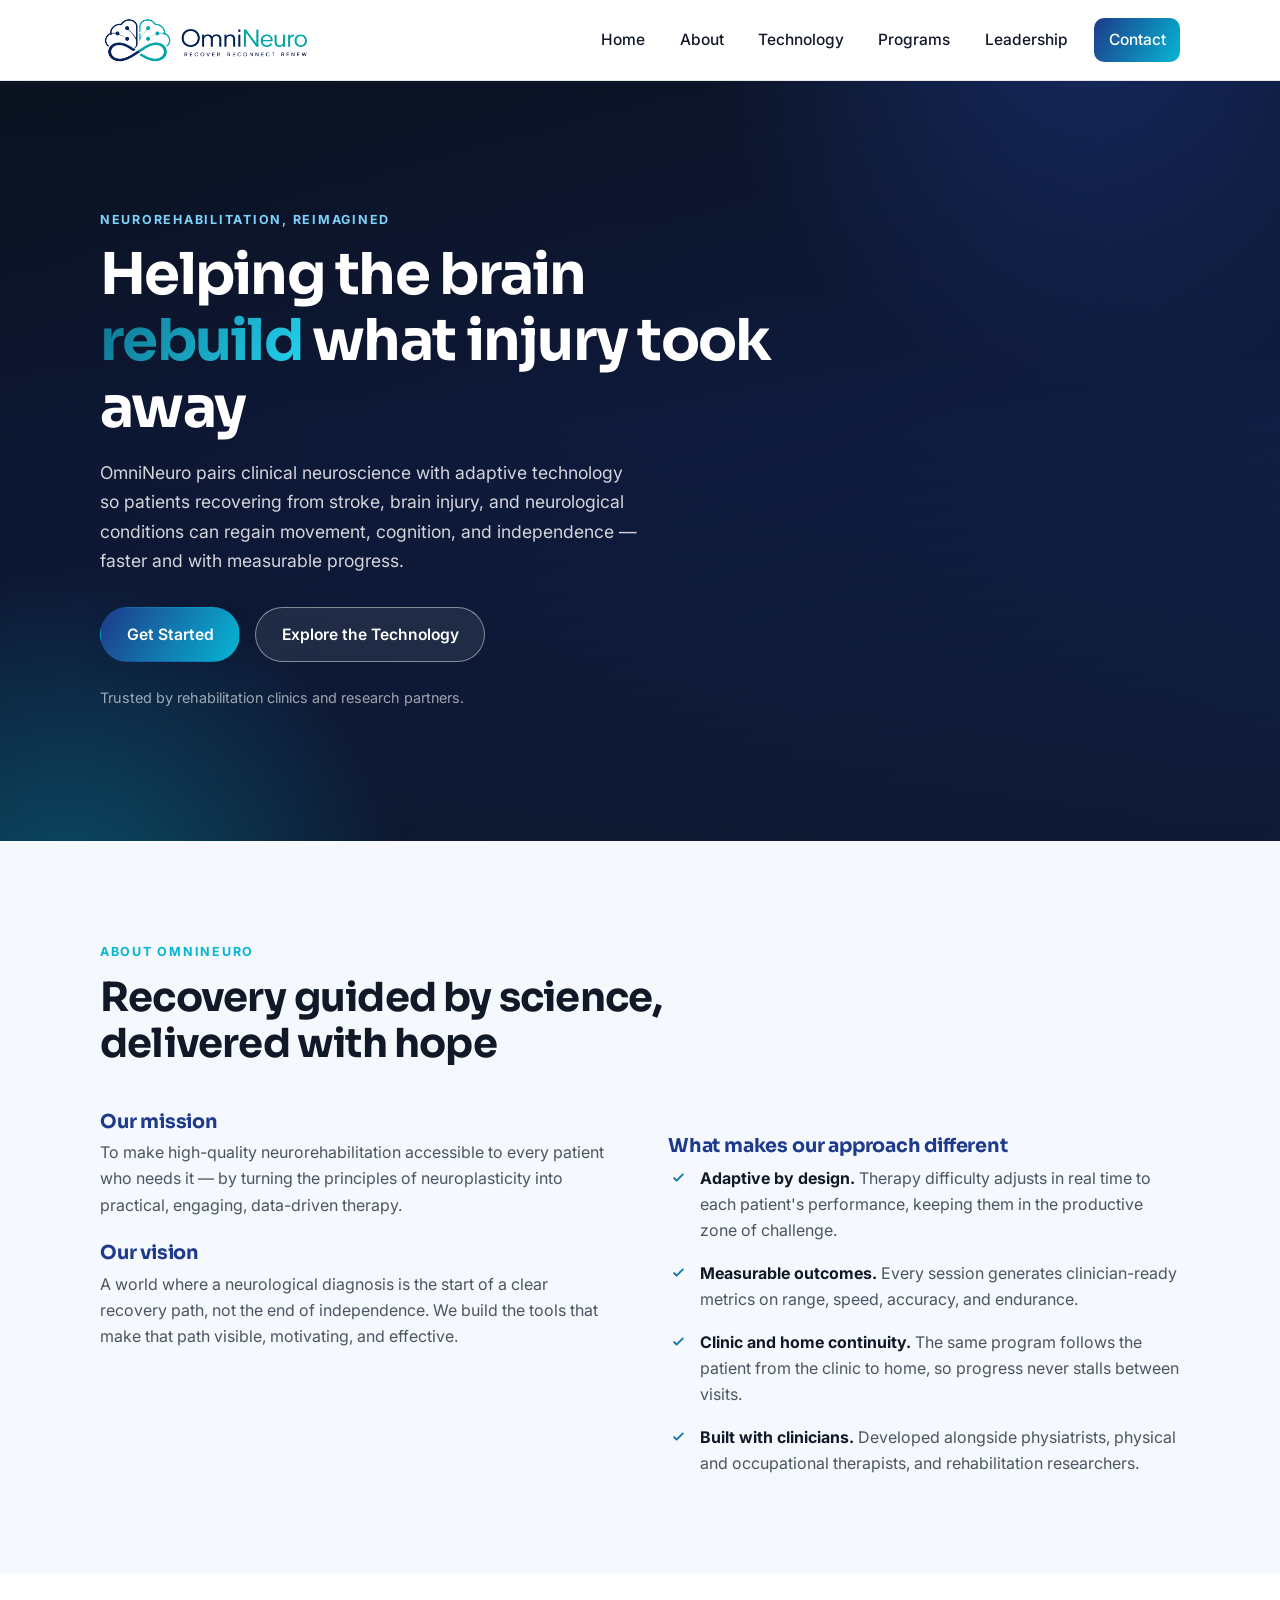
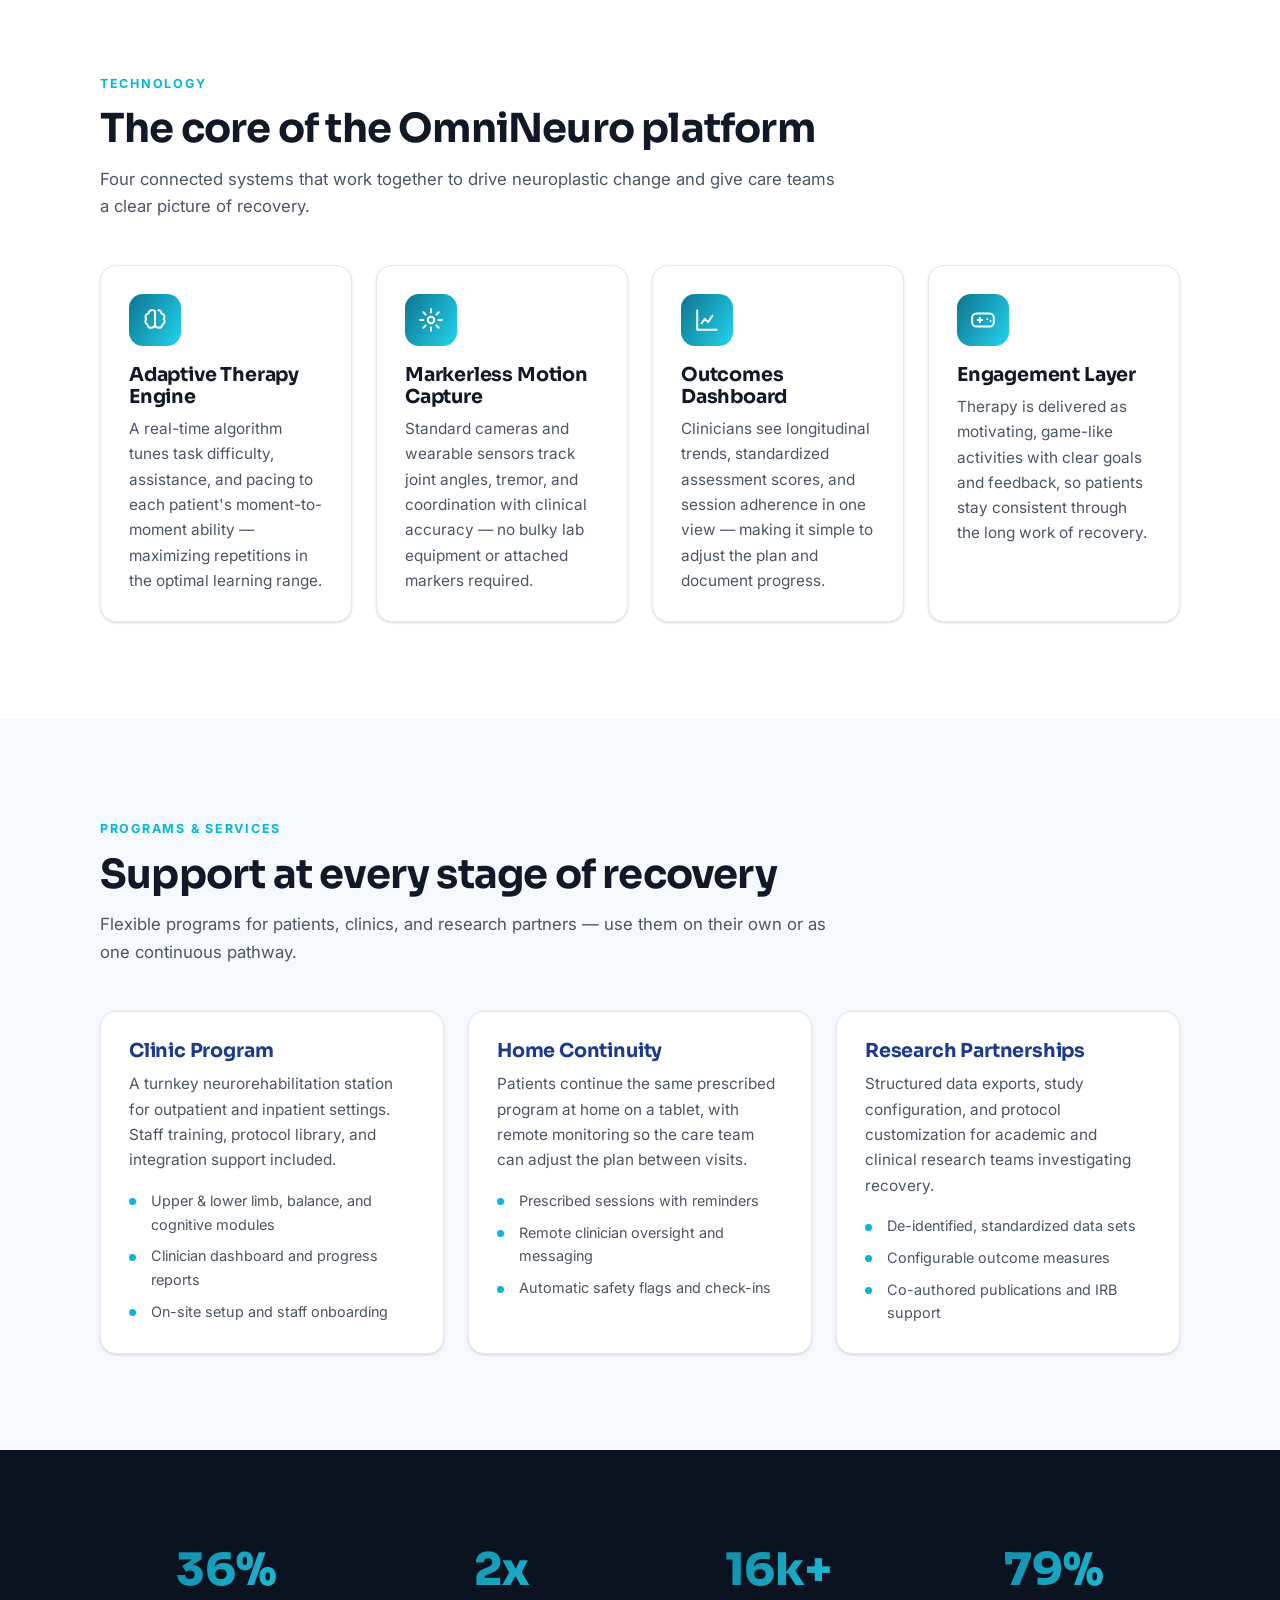
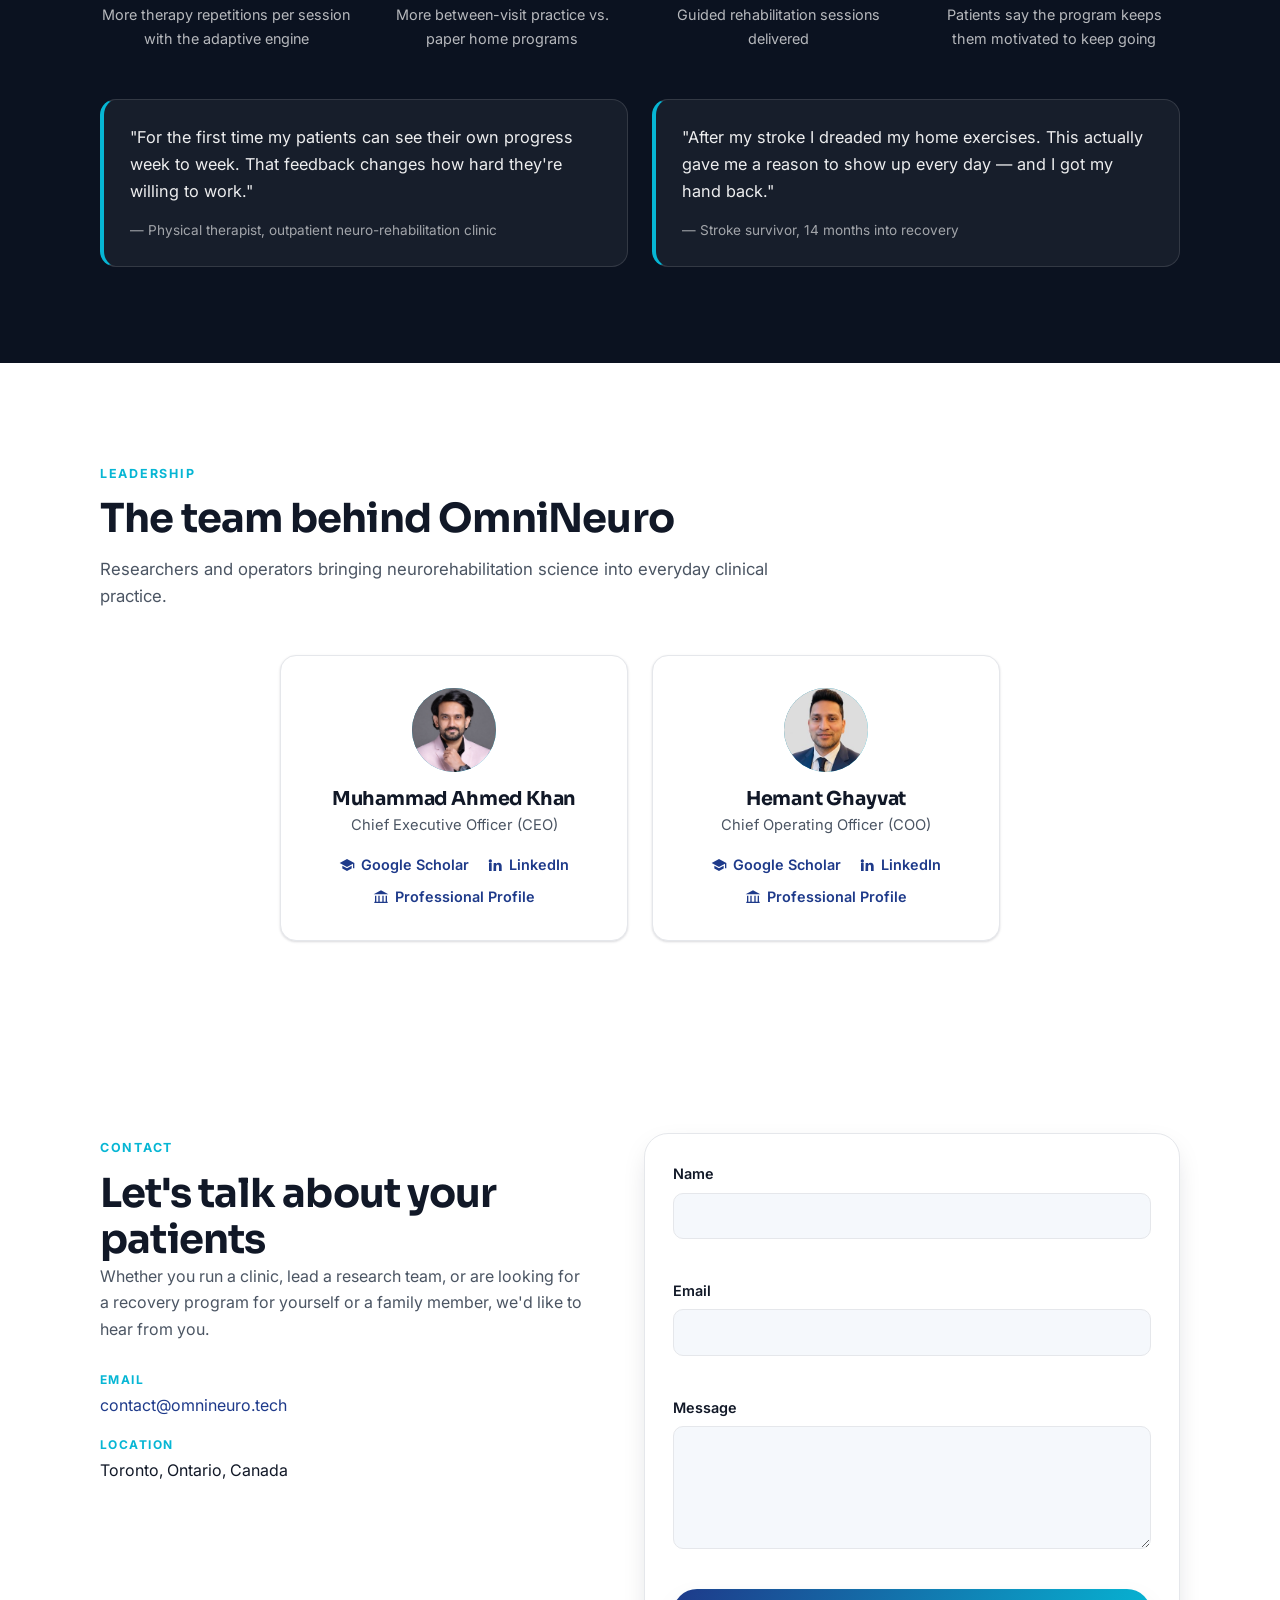
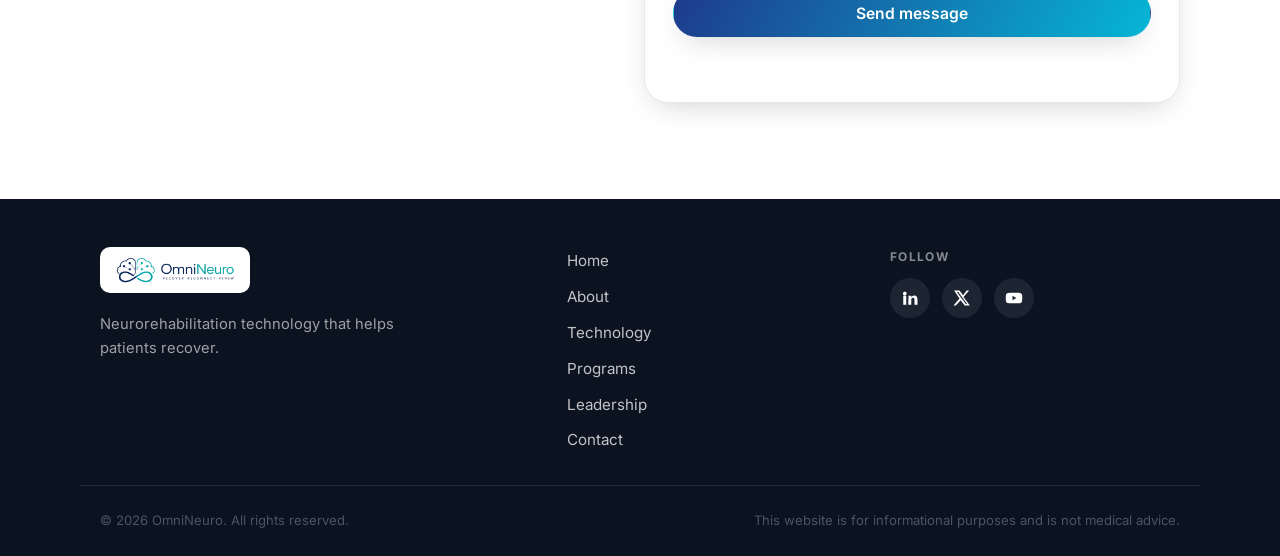
<file: index.html>
<!DOCTYPE html>
<html lang="en">
<head>
  <meta charset="UTF-8" />
  <meta name="viewport" content="width=device-width, initial-scale=1.0" />

  <!-- ============================================================
       SEO META
       Edit the title/description below to tune search snippets.
       ============================================================ -->
  <title>OmniNeuro — Neurorehabilitation Technology That Helps Patients Recover</title>
  <meta name="description" content="OmniNeuro builds evidence-based neurorehabilitation technology that helps people recover movement, cognition, and independence after neurological injury." />
  <meta name="keywords" content="neurorehabilitation, neuro rehab technology, stroke recovery, brain injury rehabilitation, neuroplasticity, digital therapeutics" />
  <meta name="author" content="OmniNeuro" />
  <meta name="theme-color" content="#1E3A8A" />
  <link rel="canonical" href="https://www.omnineuro.tech/" />

  <!-- ============================================================
       OPEN GRAPH / SOCIAL SHARING
       Replace the og:image URL with a 1200x630 preview image when ready.
       ============================================================ -->
  <meta property="og:type" content="website" />
  <meta property="og:site_name" content="OmniNeuro" />
  <meta property="og:title" content="OmniNeuro — Neurorehabilitation Technology" />
  <meta property="og:description" content="Evidence-based neurorehabilitation technology that helps people recover movement, cognition, and independence." />
  <meta property="og:url" content="https://www.omnineuro.tech/" />
  <meta property="og:image" content="https://www.omnineuro.tech/assets/omnineuro-logo.png" />
  <meta name="twitter:card" content="summary_large_image" />
  <meta name="twitter:title" content="OmniNeuro — Neurorehabilitation Technology" />
  <meta name="twitter:description" content="Evidence-based neurorehabilitation technology that helps people recover movement, cognition, and independence." />
  <meta name="twitter:image" content="https://www.omnineuro.tech/assets/omnineuro-logo.png" />

  <!-- ============================================================
       FAVICON (uses the brand mark)
       ============================================================ -->
  <link rel="icon" type="image/png" href="assets/favicon.png" />
  <link rel="apple-touch-icon" href="assets/favicon.png" />

  <!-- ============================================================
       FONTS + STYLES
       ============================================================ -->
  <link rel="preconnect" href="https://fonts.googleapis.com" />
  <link rel="preconnect" href="https://fonts.gstatic.com" crossorigin />
  <link href="https://fonts.googleapis.com/css2?family=Inter:wght@400;500;600;700;800&family=Sora:wght@600;700;800&display=swap" rel="stylesheet" />
  <link rel="stylesheet" href="css/style.css" />

  <!-- ============================================================
       STRUCTURED DATA (helps search engines understand the org)
       ============================================================ -->
  <script type="application/ld+json">
  {
    "@context": "https://schema.org",
    "@type": "Organization",
    "name": "OmniNeuro",
    "url": "https://www.omnineuro.tech/",
    "logo": "https://www.omnineuro.tech/assets/omnineuro-logo.png",
    "description": "Neurorehabilitation technology company building evidence-based tools that help patients recover movement, cognition, and independence.",
    "email": "contact@omnineuro.tech",
    "sameAs": [
      "https://www.linkedin.com/company/omnineuro",
      "https://twitter.com/omnineuro"
    ]
  }
  </script>
</head>

<body>
  <!-- Skip link for keyboard / screen-reader users -->
  <a class="skip-link" href="#main">Skip to main content</a>

  <!-- ============================================================
       STICKY HEADER
       ============================================================ -->
  <header class="site-header" id="top">
    <div class="container header-inner">
      <a class="brand" href="#top" aria-label="OmniNeuro home">
        <img class="brand-logo" src="assets/omnineuro-logo.png" alt="OmniNeuro" width="203" height="50" />
      </a>

      <!-- Mobile hamburger toggle -->
      <button
        class="nav-toggle"
        id="navToggle"
        aria-label="Open navigation menu"
        aria-expanded="false"
        aria-controls="primaryNav"
      >
        <span class="nav-toggle-bar"></span>
        <span class="nav-toggle-bar"></span>
        <span class="nav-toggle-bar"></span>
      </button>

      <!-- Primary navigation -->
      <nav class="primary-nav" id="primaryNav" aria-label="Primary">
        <ul>
          <li><a href="#hero">Home</a></li>
          <li><a href="#about">About</a></li>
          <li><a href="#technology">Technology</a></li>
          <li><a href="#programs">Programs</a></li>
          <li><a href="#leadership">Leadership</a></li>
          <li><a href="#contact" class="nav-cta">Contact</a></li>
        </ul>
      </nav>
    </div>
  </header>

  <main id="main">
    <!-- ==========================================================
         HERO
         ========================================================== -->
    <section class="hero" id="hero">
      <!-- Background video: plays on load, silent (the file has no audio
           track). Muted is also required for autoplay in browsers. Swap
           assets/stroke-rehab-intro-video.mp4 for a different clip any
           time (keep the filename). -->
      <video
        class="hero-video"
        autoplay
        muted
        loop
        playsinline
        preload="auto"
        aria-hidden="true"
      >
        <source src="assets/stroke-rehab-intro-video.mp4" type="video/mp4" />
      </video>
      <!-- Dark scrim so the headline stays readable over the video -->
      <div class="hero-bg" aria-hidden="true"></div>

      <div class="container hero-inner">
        <div class="hero-content reveal">
          <p class="eyebrow">Neurorehabilitation, reimagined</p>
          <h1 class="hero-title">
            Helping the brain <span class="grad-text">rebuild</span> what injury took away
          </h1>
          <p class="hero-subtitle">
            OmniNeuro pairs clinical neuroscience with adaptive technology so patients
            recovering from stroke, brain injury, and neurological conditions can regain
            movement, cognition, and independence — faster and with measurable progress.
          </p>
          <div class="hero-actions">
            <a href="#contact" class="btn btn-primary">Get Started</a>
            <a href="#technology" class="btn btn-ghost">Explore the Technology</a>
          </div>
          <p class="hero-note">Trusted by rehabilitation clinics and research partners.</p>
        </div>
      </div>
    </section>

    <!-- ==========================================================
         ABOUT
         ========================================================== -->
    <section class="section about" id="about">
      <div class="container">
        <div class="section-head reveal">
          <p class="eyebrow">About OmniNeuro</p>
          <h2>Recovery guided by science, delivered with hope</h2>
        </div>

        <div class="about-grid">
          <div class="about-text reveal">
            <h3>Our mission</h3>
            <p>
              To make high-quality neurorehabilitation accessible to every patient who
              needs it — by turning the principles of neuroplasticity into practical,
              engaging, data-driven therapy.
            </p>

            <h3>Our vision</h3>
            <p>
              A world where a neurological diagnosis is the start of a clear recovery
              path, not the end of independence. We build the tools that make that
              path visible, motivating, and effective.
            </p>
          </div>

          <div class="about-diff reveal">
            <h3>What makes our approach different</h3>
            <ul class="check-list">
              <li>
                <strong>Adaptive by design.</strong> Therapy difficulty adjusts in real
                time to each patient's performance, keeping them in the productive zone
                of challenge.
              </li>
              <li>
                <strong>Measurable outcomes.</strong> Every session generates clinician-ready
                metrics on range, speed, accuracy, and endurance.
              </li>
              <li>
                <strong>Clinic and home continuity.</strong> The same program follows the
                patient from the clinic to home, so progress never stalls between visits.
              </li>
              <li>
                <strong>Built with clinicians.</strong> Developed alongside physiatrists,
                physical and occupational therapists, and rehabilitation researchers.
              </li>
            </ul>
          </div>
        </div>
      </div>
    </section>

    <!-- ==========================================================
         TECHNOLOGY  (feature cards)
         ========================================================== -->
    <section class="section technology" id="technology">
      <div class="container">
        <div class="section-head reveal">
          <p class="eyebrow">Technology</p>
          <h2>The core of the OmniNeuro platform</h2>
          <p class="section-lead">
            Four connected systems that work together to drive neuroplastic change
            and give care teams a clear picture of recovery.
          </p>
        </div>

        <div class="card-grid">
          <!-- Card 1 -->
          <article class="feature-card reveal">
            <div class="feature-icon" aria-hidden="true">
              <!-- brain / neuroplasticity -->
              <svg viewBox="0 0 24 24" fill="none" stroke="currentColor" stroke-width="1.8" stroke-linecap="round" stroke-linejoin="round">
                <path d="M9 3a3 3 0 0 0-3 3 3 3 0 0 0-2 5 3 3 0 0 0 1 5 3 3 0 0 0 4 3 3 3 0 0 0 3-2V4a3 3 0 0 0-3-1Z"/>
                <path d="M15 3a3 3 0 0 1 3 3 3 3 0 0 1 2 5 3 3 0 0 1-1 5 3 3 0 0 1-4 3 3 3 0 0 1-3-2"/>
              </svg>
            </div>
            <h3>Adaptive Therapy Engine</h3>
            <p>
              A real-time algorithm tunes task difficulty, assistance, and pacing to each
              patient's moment-to-moment ability — maximizing repetitions in the optimal
              learning range.
            </p>
          </article>

          <!-- Card 2 -->
          <article class="feature-card reveal">
            <div class="feature-icon" aria-hidden="true">
              <!-- motion sensing -->
              <svg viewBox="0 0 24 24" fill="none" stroke="currentColor" stroke-width="1.8" stroke-linecap="round" stroke-linejoin="round">
                <circle cx="12" cy="12" r="3"/>
                <path d="M12 2v3M12 19v3M2 12h3M19 12h3M4.9 4.9l2.1 2.1M17 17l2.1 2.1M19.1 4.9 17 7M7 17l-2.1 2.1"/>
              </svg>
            </div>
            <h3>Markerless Motion Capture</h3>
            <p>
              Standard cameras and wearable sensors track joint angles, tremor, and
              coordination with clinical accuracy — no bulky lab equipment or attached
              markers required.
            </p>
          </article>

          <!-- Card 3 -->
          <article class="feature-card reveal">
            <div class="feature-icon" aria-hidden="true">
              <!-- analytics / outcomes -->
              <svg viewBox="0 0 24 24" fill="none" stroke="currentColor" stroke-width="1.8" stroke-linecap="round" stroke-linejoin="round">
                <path d="M3 3v18h18"/>
                <path d="M7 15l3-4 3 3 4-6"/>
              </svg>
            </div>
            <h3>Outcomes Dashboard</h3>
            <p>
              Clinicians see longitudinal trends, standardized assessment scores, and
              session adherence in one view — making it simple to adjust the plan and
              document progress.
            </p>
          </article>

          <!-- Card 4 -->
          <article class="feature-card reveal">
            <div class="feature-icon" aria-hidden="true">
              <!-- engagement / games -->
              <svg viewBox="0 0 24 24" fill="none" stroke="currentColor" stroke-width="1.8" stroke-linecap="round" stroke-linejoin="round">
                <rect x="2" y="6" width="20" height="12" rx="4"/>
                <path d="M7 12h4M9 10v4M16 11h.01M19 13h.01"/>
              </svg>
            </div>
            <h3>Engagement Layer</h3>
            <p>
              Therapy is delivered as motivating, game-like activities with clear goals
              and feedback, so patients stay consistent through the long work of
              recovery.
            </p>
          </article>
        </div>
      </div>
    </section>

    <!-- ==========================================================
         PROGRAMS / SERVICES
         ========================================================== -->
    <section class="section programs" id="programs">
      <div class="container">
        <div class="section-head reveal">
          <p class="eyebrow">Programs &amp; Services</p>
          <h2>Support at every stage of recovery</h2>
          <p class="section-lead">
            Flexible programs for patients, clinics, and research partners — use them
            on their own or as one continuous pathway.
          </p>
        </div>

        <div class="card-grid">
          <article class="program-card reveal">
            <h3>Clinic Program</h3>
            <p>
              A turnkey neurorehabilitation station for outpatient and inpatient
              settings. Staff training, protocol library, and integration support
              included.
            </p>
            <ul class="mini-list">
              <li>Upper &amp; lower limb, balance, and cognitive modules</li>
              <li>Clinician dashboard and progress reports</li>
              <li>On-site setup and staff onboarding</li>
            </ul>
          </article>

          <article class="program-card reveal">
            <h3>Home Continuity</h3>
            <p>
              Patients continue the same prescribed program at home on a tablet, with
              remote monitoring so the care team can adjust the plan between visits.
            </p>
            <ul class="mini-list">
              <li>Prescribed sessions with reminders</li>
              <li>Remote clinician oversight and messaging</li>
              <li>Automatic safety flags and check-ins</li>
            </ul>
          </article>

          <article class="program-card reveal">
            <h3>Research Partnerships</h3>
            <p>
              Structured data exports, study configuration, and protocol customization
              for academic and clinical research teams investigating recovery.
            </p>
            <ul class="mini-list">
              <li>De-identified, standardized data sets</li>
              <li>Configurable outcome measures</li>
              <li>Co-authored publications and IRB support</li>
            </ul>
          </article>
        </div>
      </div>
    </section>

    <!-- ==========================================================
         STATS / TESTIMONIALS
         Sample numbers and quotes — edit freely.
         ========================================================== -->
    <section class="section stats" id="stats" aria-label="Outcomes and testimonials">
      <div class="container">
        <div class="stats-grid reveal">
          <div class="stat">
            <span class="stat-number" data-count-to="40" data-suffix="%">0%</span>
            <span class="stat-label">More therapy repetitions per session with the adaptive engine</span>
          </div>
          <div class="stat">
            <span class="stat-number" data-count-to="2" data-suffix="x">0x</span>
            <span class="stat-label">More between-visit practice vs. paper home programs</span>
          </div>
          <div class="stat">
            <span class="stat-number" data-count-to="18" data-prefix="" data-suffix="k+">0</span>
            <span class="stat-label">Guided rehabilitation sessions delivered</span>
          </div>
          <div class="stat">
            <span class="stat-number" data-count-to="88" data-suffix="%">0%</span>
            <span class="stat-label">Patients say the program keeps them motivated to keep going</span>
          </div>
        </div>

        <div class="testimonials">
          <figure class="quote reveal">
            <blockquote>
              "For the first time my patients can see their own progress week to week.
              That feedback changes how hard they're willing to work."
            </blockquote>
            <figcaption>— Physical therapist, outpatient neuro-rehabilitation clinic</figcaption>
          </figure>

          <figure class="quote reveal">
            <blockquote>
              "After my stroke I dreaded my home exercises. This actually gave me a
              reason to show up every day — and I got my hand back."
            </blockquote>
            <figcaption>— Stroke survivor, 14 months into recovery</figcaption>
          </figure>
        </div>
      </div>
    </section>

    <!-- ==========================================================
         LEADERSHIP
         Add more people by copying a .leader-card block. Swap the
         initials <span> for an <img> if you have a headshot:
         <img class="leader-avatar" src="assets/name.jpg" alt="" />
         ========================================================== -->
    <section class="section leadership" id="leadership">
      <div class="container">
        <div class="section-head reveal">
          <p class="eyebrow">Leadership</p>
          <h2>The team behind OmniNeuro</h2>
          <p class="section-lead">
            Researchers and operators bringing neurorehabilitation science into
            everyday clinical practice.
          </p>
        </div>

        <div class="leader-grid">
          <article class="leader-card reveal">
            <img
              class="leader-avatar"
              src="assets/ahmed-khan.jpg"
              alt="Portrait of Muhammad Ahmed Khan"
              width="84"
              height="84"
              loading="lazy"
            />
            <h3 class="leader-name">Muhammad Ahmed Khan</h3>
            <p class="leader-role">Chief Executive Officer (CEO)</p>
            <div class="leader-links">
              <a
                class="leader-link"
                href="https://scholar.google.com/citations?user=oIhTw1AAAAAJ&hl=en"
                target="_blank"
                rel="noopener noreferrer"
              >
                <svg class="leader-link-svg" viewBox="0 0 24 24" fill="currentColor" aria-hidden="true"><path d="M12 3 1 9l11 6 9-4.91V17h2V9M5 13.18v4L12 21l7-3.82v-4L12 17z"/></svg>
                Google Scholar
                <span class="sr-only">(opens in a new tab)</span>
              </a>
              <a
                class="leader-link"
                href="https://www.linkedin.com/in/muhahmedkhan/"
                target="_blank"
                rel="noopener noreferrer"
              >
                <svg class="leader-link-svg" viewBox="0 0 24 24" fill="currentColor" aria-hidden="true"><path d="M4.98 3.5A2.5 2.5 0 1 1 5 8.5a2.5 2.5 0 0 1 0-5ZM3 9h4v12H3zM10 9h3.8v1.7h.05a4.17 4.17 0 0 1 3.75-2C21 8.7 22 11 22 14.2V21h-4v-6c0-1.4 0-3.3-2-3.3s-2.3 1.5-2.3 3.2V21h-4z"/></svg>
                LinkedIn
                <span class="sr-only">(opens in a new tab)</span>
              </a>
              <a
                class="leader-link"
                href="https://kite-uhn.com/staff/muhammad-ahmed-khan"
                target="_blank"
                rel="noopener noreferrer"
              >
                <svg class="leader-link-svg" viewBox="0 0 24 24" fill="currentColor" aria-hidden="true"><path d="M12 2 1 8h22zM3 10v9H2v2h20v-2h-1v-9h-2v9h-3v-9h-2v9h-4v-9H8v9H5v-9z"/></svg>
                Professional Profile
                <span class="sr-only">(opens in a new tab)</span>
              </a>
            </div>
          </article>

          <article class="leader-card reveal">
            <img
              class="leader-avatar"
              src="assets/hemant-ghayvat.jpg"
              alt="Portrait of Hemant Ghayvat"
              width="84"
              height="84"
              loading="lazy"
            />
            <h3 class="leader-name">Hemant Ghayvat</h3>
            <p class="leader-role">Chief Operating Officer (COO)</p>
            <div class="leader-links">
              <a
                class="leader-link"
                href="https://scholar.google.com/citations?user=ruIqTN8AAAAJ&hl=en"
                target="_blank"
                rel="noopener noreferrer"
              >
                <svg class="leader-link-svg" viewBox="0 0 24 24" fill="currentColor" aria-hidden="true"><path d="M12 3 1 9l11 6 9-4.91V17h2V9M5 13.18v4L12 21l7-3.82v-4L12 17z"/></svg>
                Google Scholar
                <span class="sr-only">(opens in a new tab)</span>
              </a>
              <a
                class="leader-link"
                href="https://www.linkedin.com/in/hemant-ghayvat-61790547/"
                target="_blank"
                rel="noopener noreferrer"
              >
                <svg class="leader-link-svg" viewBox="0 0 24 24" fill="currentColor" aria-hidden="true"><path d="M4.98 3.5A2.5 2.5 0 1 1 5 8.5a2.5 2.5 0 0 1 0-5ZM3 9h4v12H3zM10 9h3.8v1.7h.05a4.17 4.17 0 0 1 3.75-2C21 8.7 22 11 22 14.2V21h-4v-6c0-1.4 0-3.3-2-3.3s-2.3 1.5-2.3 3.2V21h-4z"/></svg>
                LinkedIn
                <span class="sr-only">(opens in a new tab)</span>
              </a>
              <a
                class="leader-link"
                href="https://forskning.ruc.dk/en/persons/hghayvat/"
                target="_blank"
                rel="noopener noreferrer"
              >
                <svg class="leader-link-svg" viewBox="0 0 24 24" fill="currentColor" aria-hidden="true"><path d="M12 2 1 8h22zM3 10v9H2v2h20v-2h-1v-9h-2v9h-3v-9h-2v9h-4v-9H8v9H5v-9z"/></svg>
                Professional Profile
                <span class="sr-only">(opens in a new tab)</span>
              </a>
            </div>
          </article>
        </div>
      </div>
    </section>

    <!-- ==========================================================
         CONTACT
         Front-end only. Wire the form action to a service
         (Formspree, Netlify Forms, etc.) when you have a backend.
         ========================================================== -->
    <section class="section contact" id="contact">
      <div class="container contact-inner">
        <div class="contact-info reveal">
          <p class="eyebrow">Contact</p>
          <h2>Let's talk about your patients</h2>
          <p>
            Whether you run a clinic, lead a research team, or are looking for a
            recovery program for yourself or a family member, we'd like to hear from
            you.
          </p>

          <ul class="contact-list">
            <li>
              <span class="contact-list-label">Email</span>
              <a href="mailto:contact@omnineuro.tech">contact@omnineuro.tech</a>
            </li>
            <li>
              <span class="contact-list-label">Location</span>
              <span>Toronto, Ontario, Canada</span>
            </li>
          </ul>
        </div>

        <!-- The form does not submit anywhere yet. main.js shows a
             friendly confirmation and prevents the default post. -->
        <form class="contact-form reveal" id="contactForm" novalidate>
          <div class="field">
            <label for="name">Name</label>
            <input type="text" id="name" name="name" autocomplete="name" required />
            <span class="field-error" data-error-for="name"></span>
          </div>

          <div class="field">
            <label for="email">Email</label>
            <input type="email" id="email" name="email" autocomplete="email" required />
            <span class="field-error" data-error-for="email"></span>
          </div>

          <div class="field">
            <label for="message">Message</label>
            <textarea id="message" name="message" rows="5" required></textarea>
            <span class="field-error" data-error-for="message"></span>
          </div>

          <button type="submit" class="btn btn-primary">Send message</button>

          <!-- Screen-reader + visual status after submit -->
          <p class="form-status" id="formStatus" role="status" aria-live="polite"></p>
        </form>
      </div>
    </section>
  </main>

  <!-- ============================================================
       FOOTER
       ============================================================ -->
  <footer class="site-footer">
    <div class="container footer-inner">
      <div class="footer-brand">
        <a class="brand" href="#top" aria-label="OmniNeuro home">
          <img class="brand-logo" src="assets/omnineuro-logo.png" alt="OmniNeuro" width="203" height="50" />
        </a>
        <p class="footer-tagline">Neurorehabilitation technology that helps patients recover.</p>
      </div>

      <nav class="footer-nav" aria-label="Footer">
        <ul>
          <li><a href="#hero">Home</a></li>
          <li><a href="#about">About</a></li>
          <li><a href="#technology">Technology</a></li>
          <li><a href="#programs">Programs</a></li>
          <li><a href="#leadership">Leadership</a></li>
          <li><a href="#contact">Contact</a></li>
        </ul>
      </nav>

      <div class="footer-social">
        <span class="footer-social-label">Follow</span>
        <div class="social-icons">
          <a href="#" aria-label="OmniNeuro on LinkedIn">
            <svg viewBox="0 0 24 24" fill="currentColor" aria-hidden="true"><path d="M4.98 3.5A2.5 2.5 0 1 1 5 8.5a2.5 2.5 0 0 1 0-5ZM3 9h4v12H3zM10 9h3.8v1.7h.05a4.17 4.17 0 0 1 3.75-2C21 8.7 22 11 22 14.2V21h-4v-6c0-1.4 0-3.3-2-3.3s-2.3 1.5-2.3 3.2V21h-4z"/></svg>
          </a>
          <a href="#" aria-label="OmniNeuro on X">
            <svg viewBox="0 0 24 24" fill="currentColor" aria-hidden="true"><path d="M18.244 2H21.5l-7.5 8.57L22.5 22h-6.9l-5.4-7.06L3.9 22H.64l8.02-9.17L1.5 2h7.07l4.88 6.45L18.244 2Zm-1.21 18h1.8L7.05 3.9H5.12L17.034 20Z"/></svg>
          </a>
          <a href="#" aria-label="OmniNeuro on YouTube">
            <svg viewBox="0 0 24 24" fill="currentColor" aria-hidden="true"><path d="M23 12s0-3.2-.4-4.7a2.5 2.5 0 0 0-1.8-1.8C19.2 5 12 5 12 5s-7.2 0-8.8.5A2.5 2.5 0 0 0 1.4 7.3C1 8.8 1 12 1 12s0 3.2.4 4.7a2.5 2.5 0 0 0 1.8 1.8C4.8 19 12 19 12 19s7.2 0 8.8-.5a2.5 2.5 0 0 0 1.8-1.8C23 15.2 23 12 23 12Zm-13 3V9l5.2 3Z"/></svg>
          </a>
        </div>
      </div>
    </div>

    <div class="container footer-bottom">
      <p>&copy; <span id="year">2026</span> OmniNeuro. All rights reserved.</p>
      <p class="footer-legal">
        This website is for informational purposes and is not medical advice.
      </p>
    </div>
  </footer>

  <script src="js/main.js"></script>
</body>
</html>
</file>
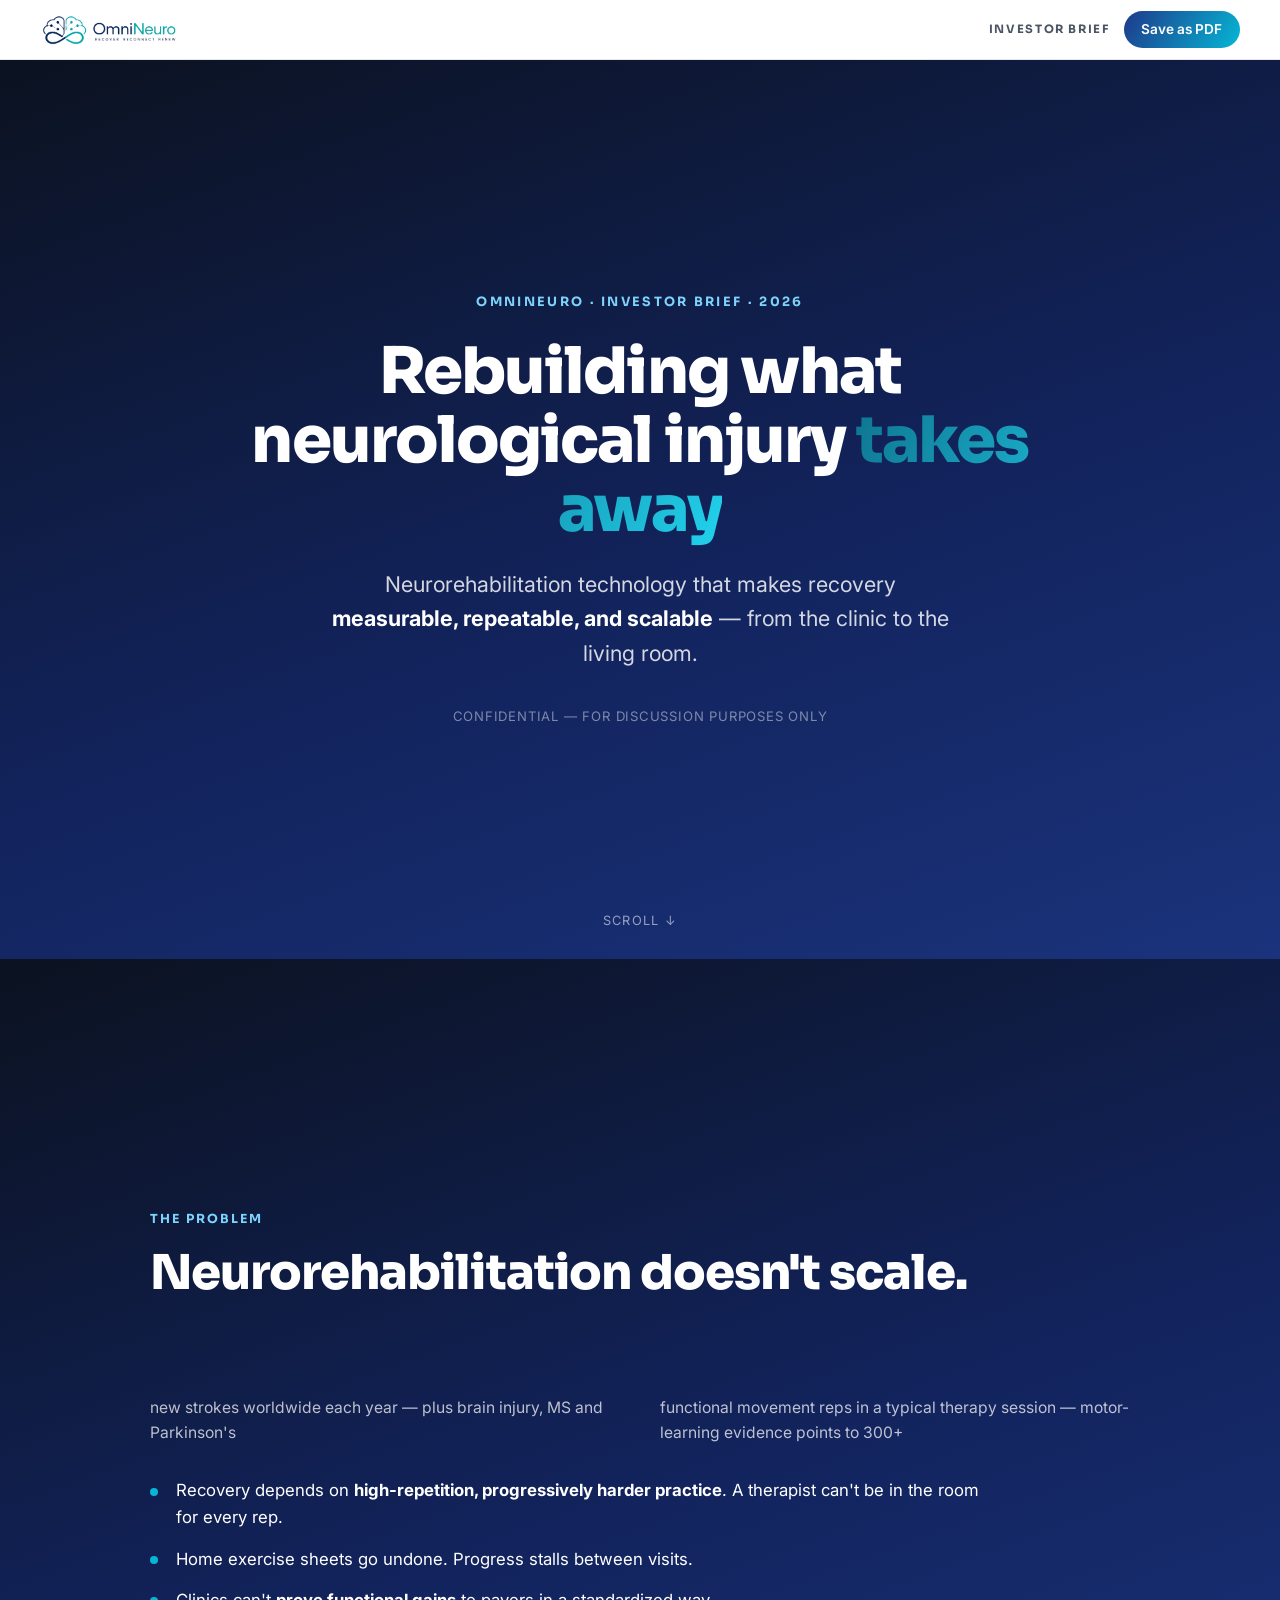
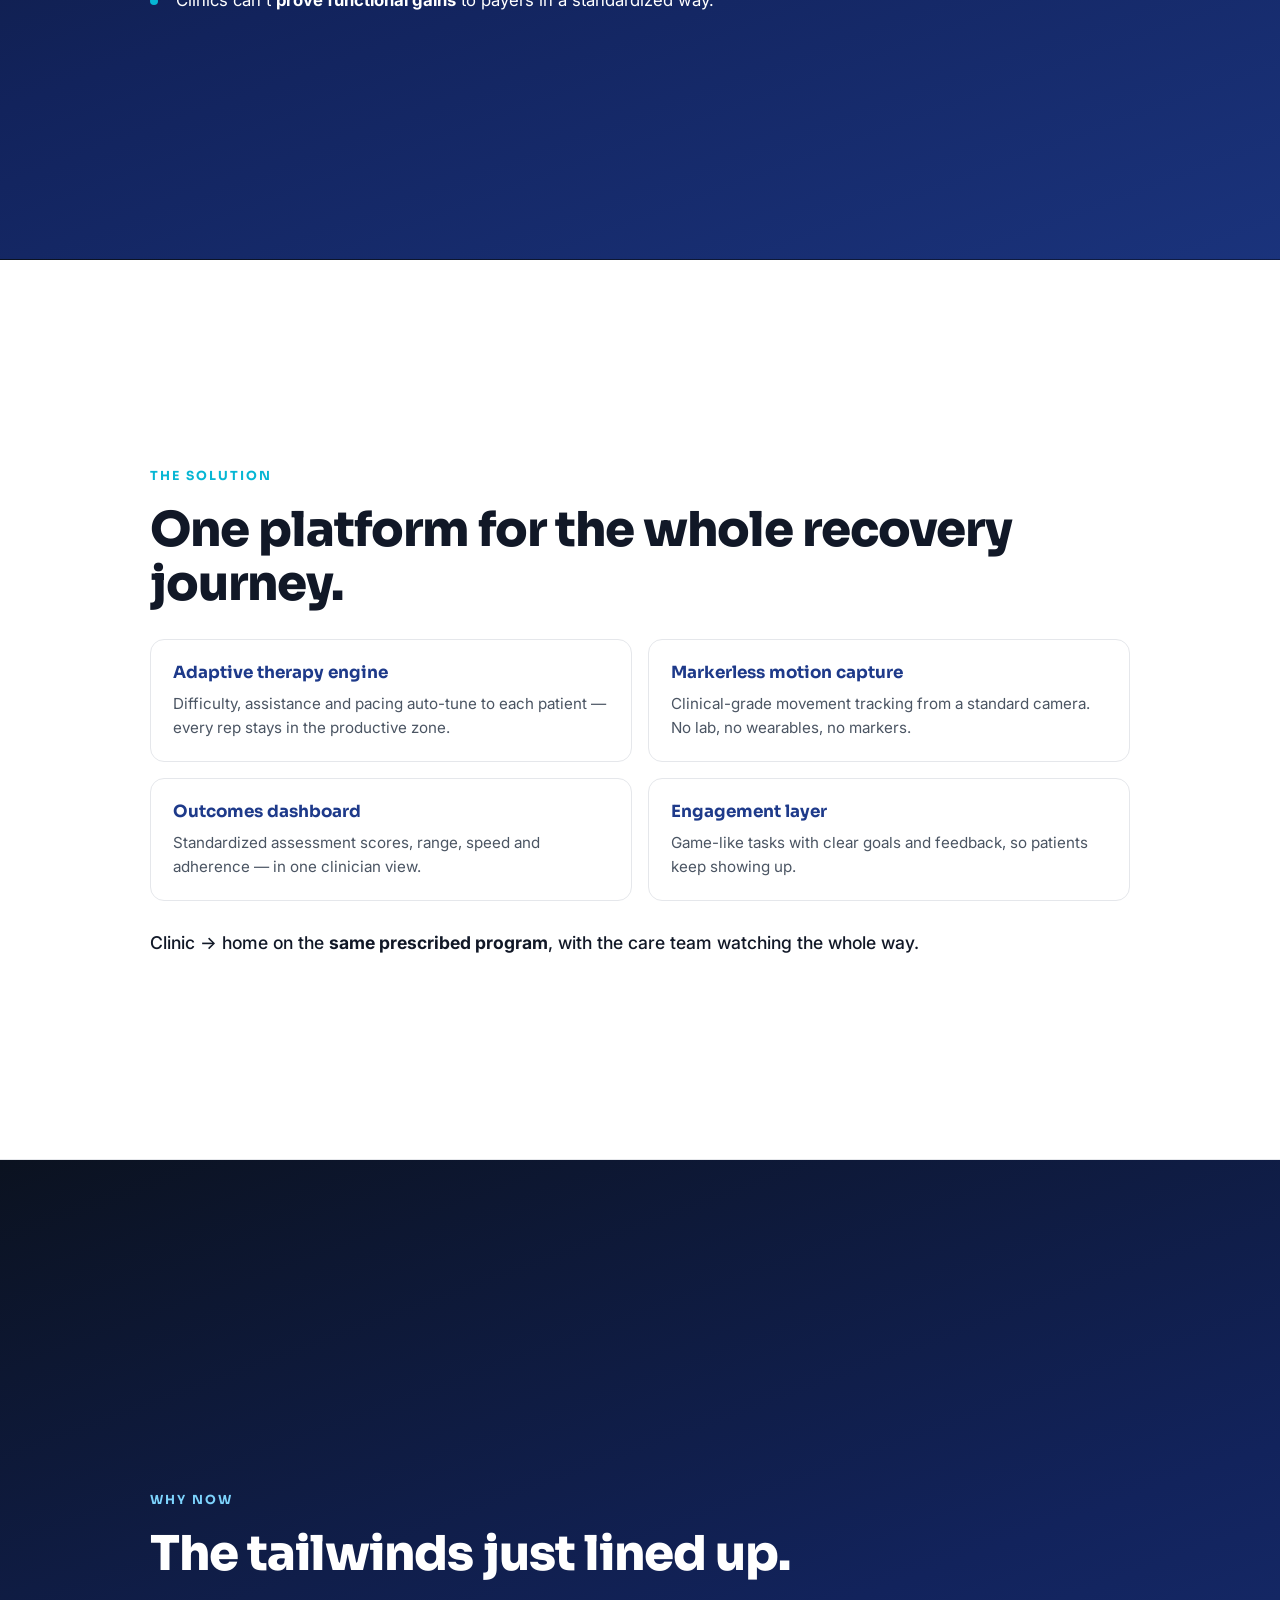
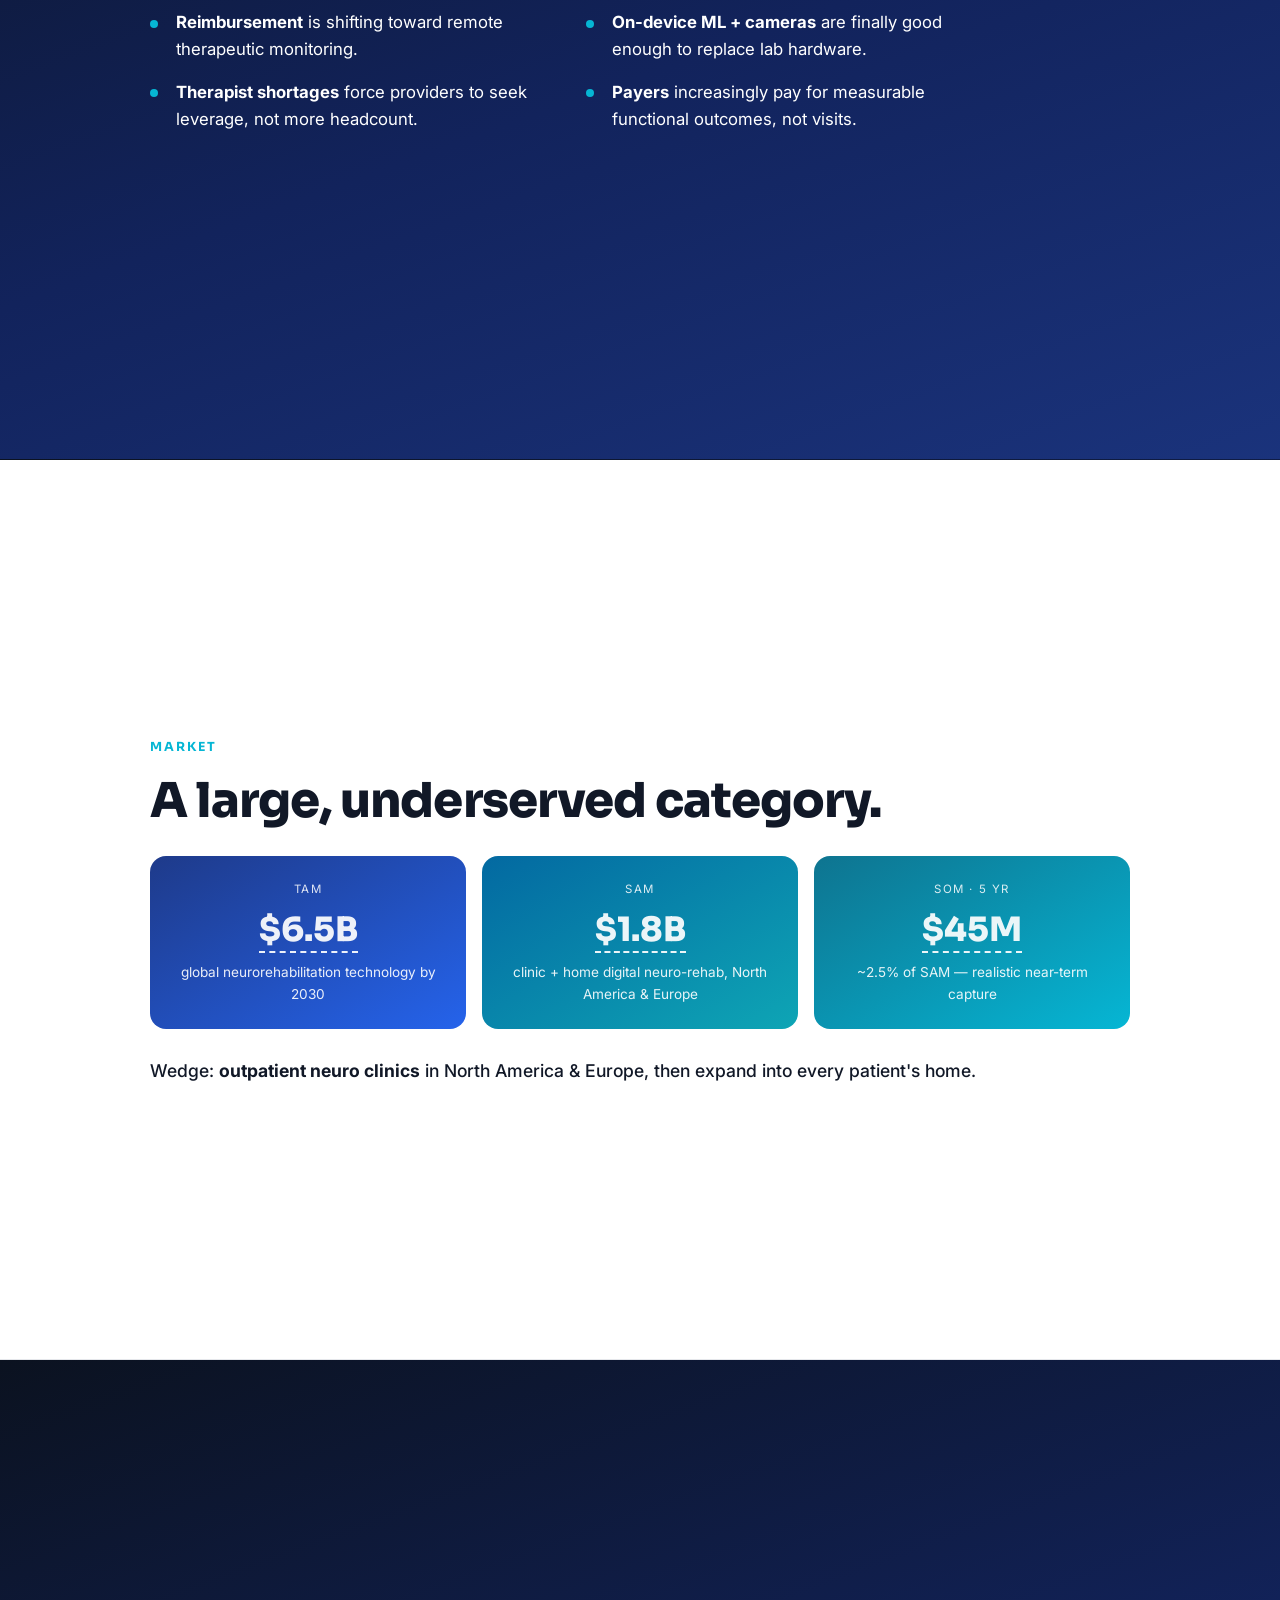
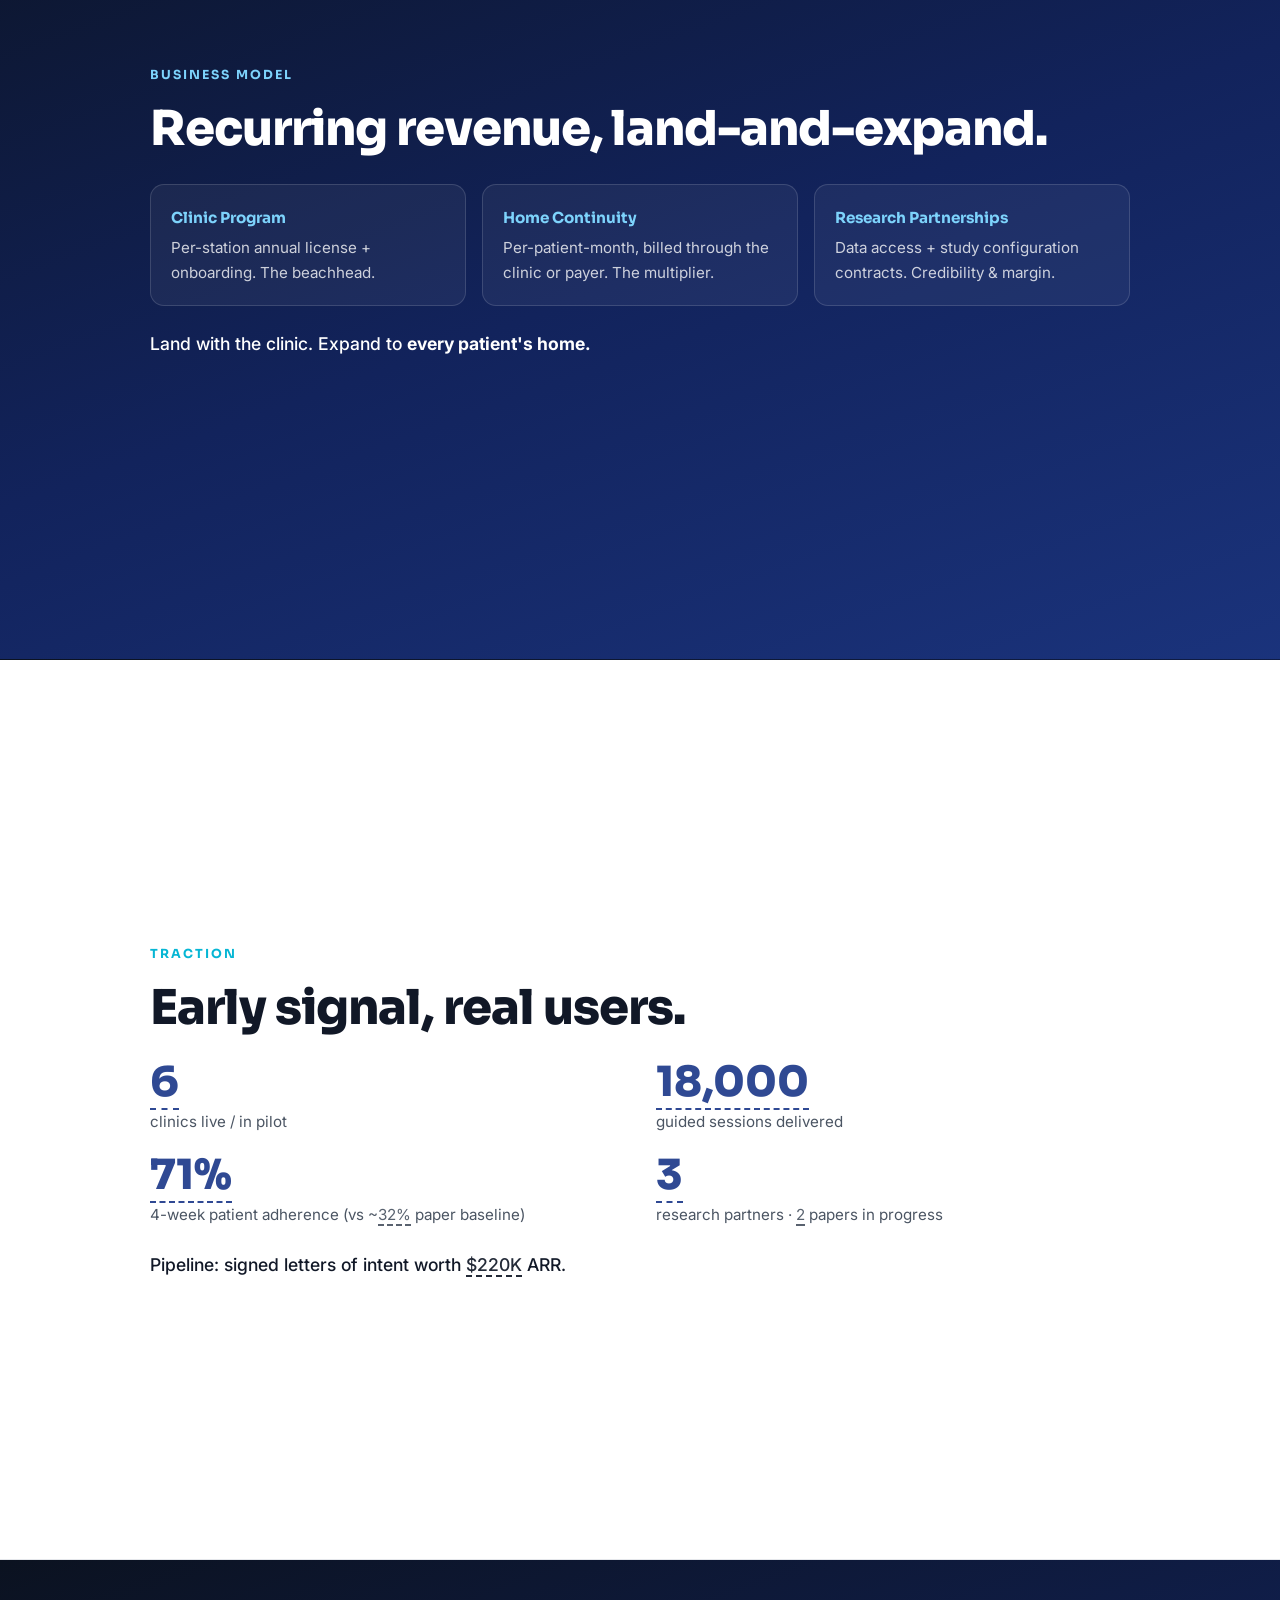
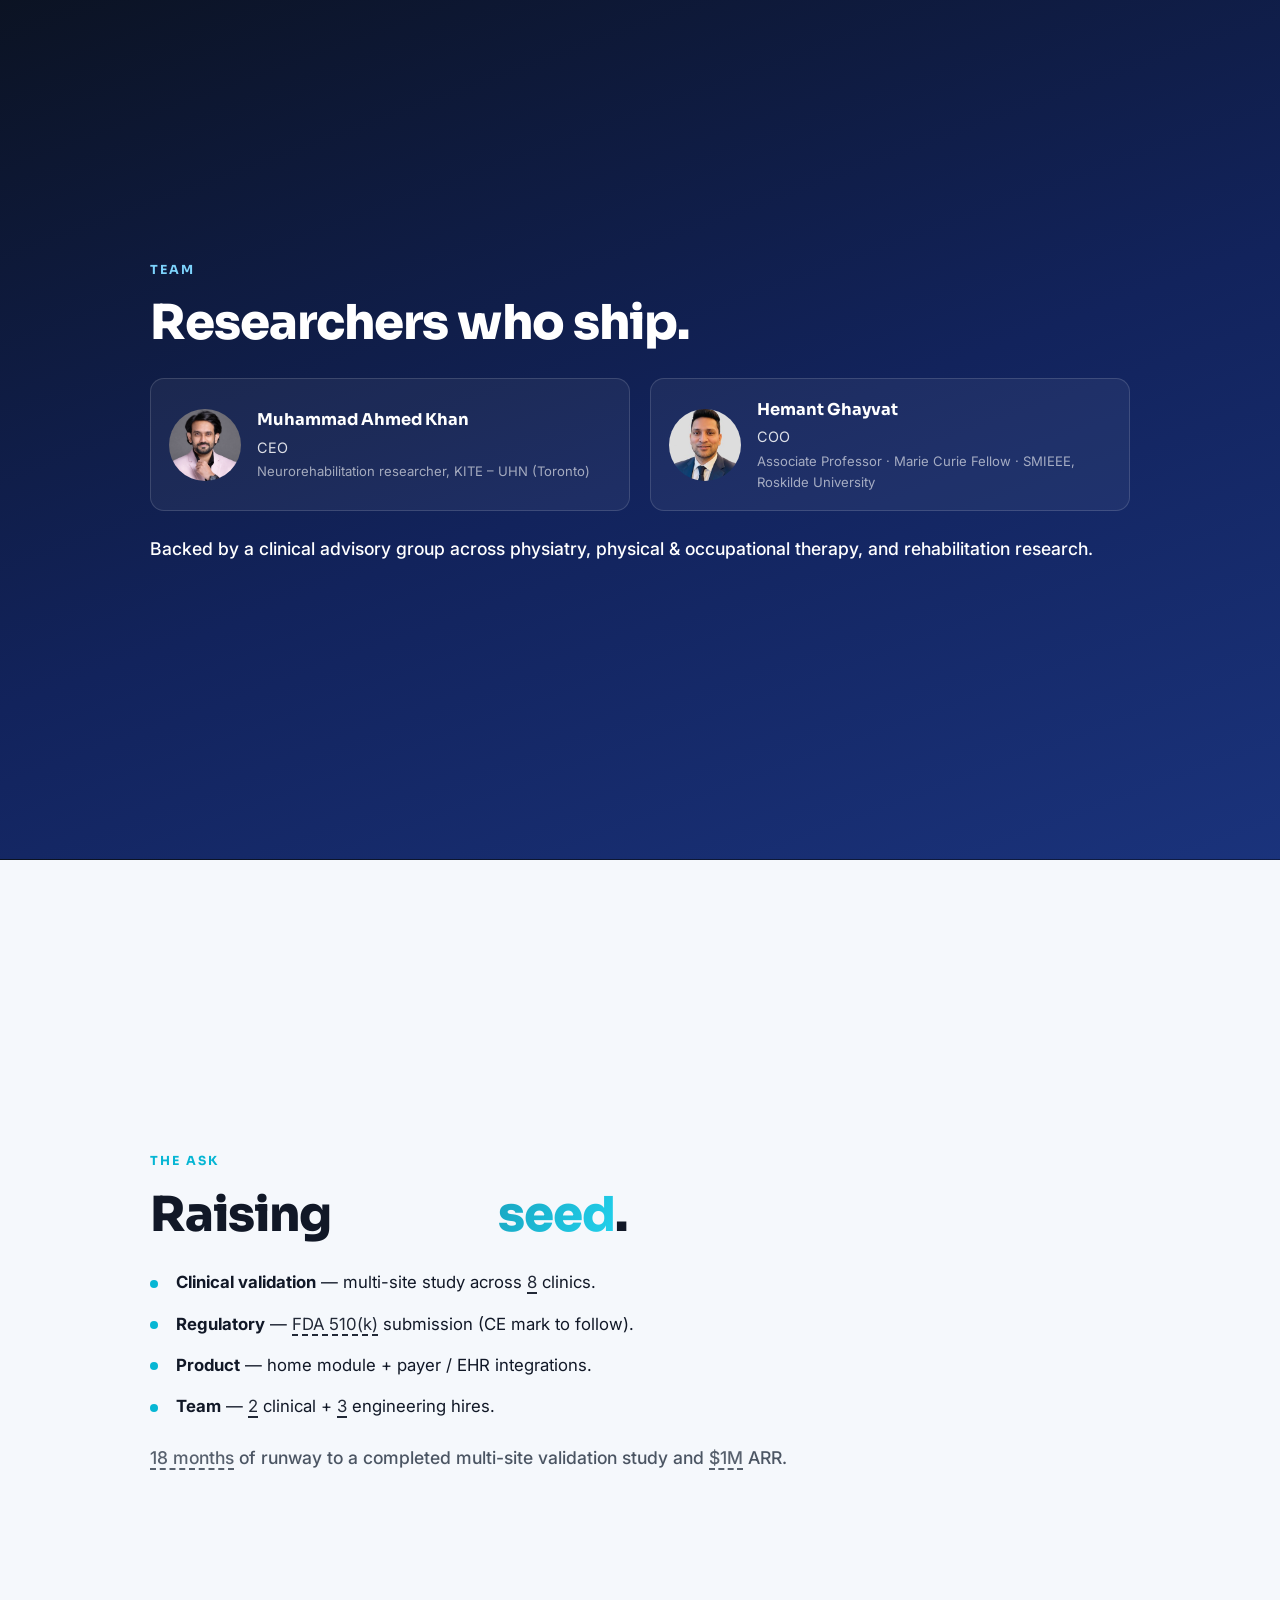
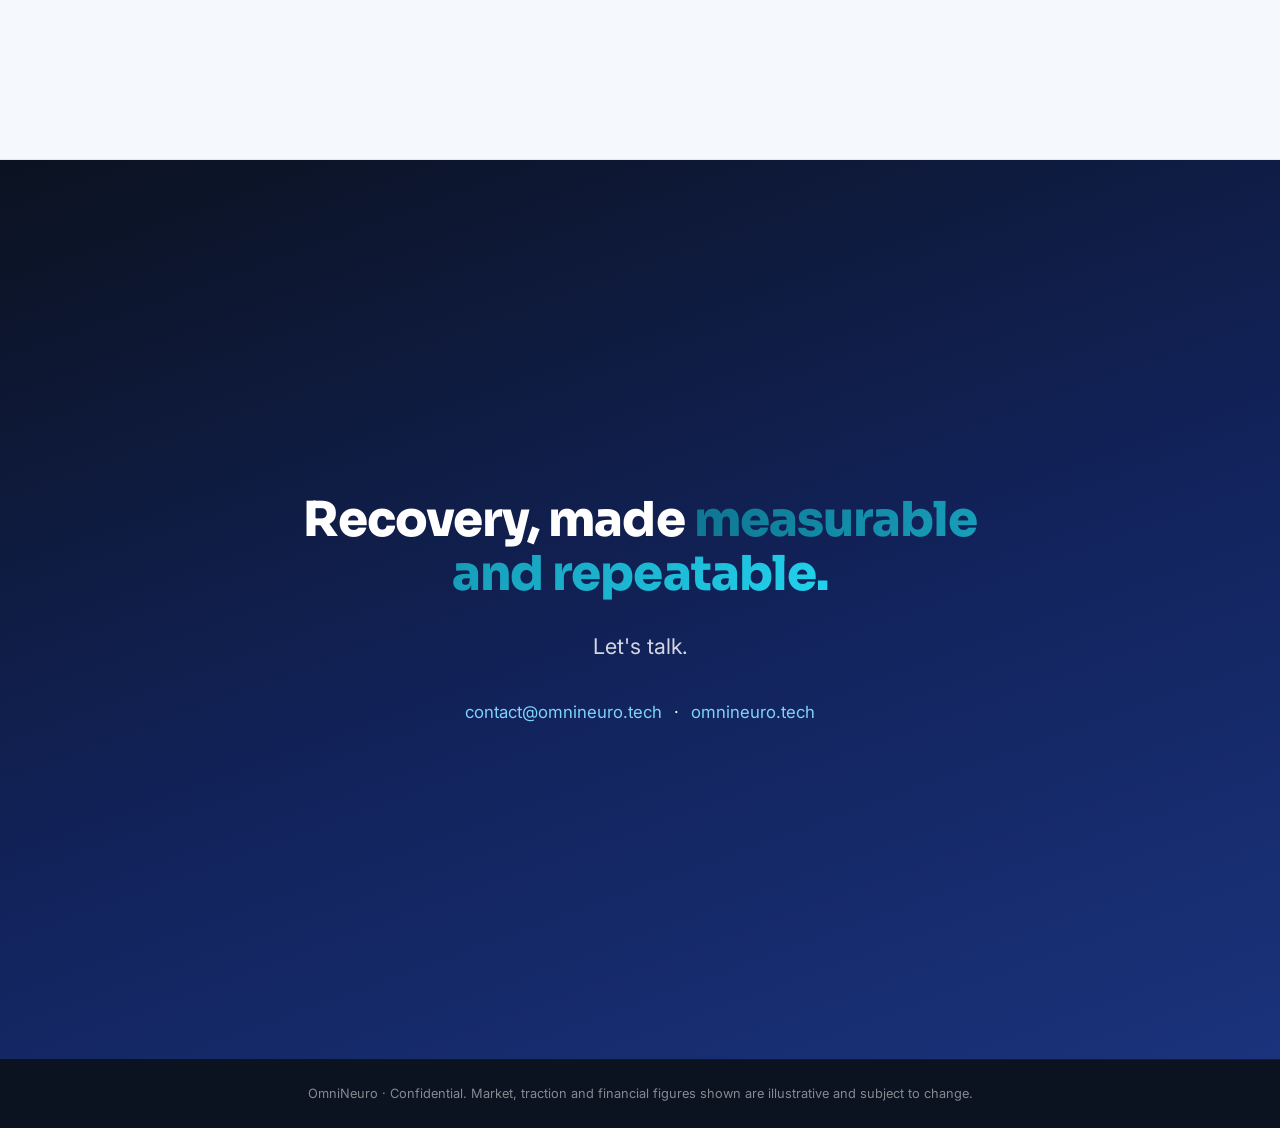
<file: pitch.html>
<!DOCTYPE html>
<html lang="en">
<head>
  <meta charset="UTF-8" />
  <meta name="viewport" content="width=device-width, initial-scale=1.0" />

  <!-- Investor deck — keep it OUT of search results -->
  <meta name="robots" content="noindex, nofollow" />

  <title>OmniNeuro — Investor Brief</title>
  <meta name="description" content="OmniNeuro investor brief: neurorehabilitation technology that makes recovery measurable, repeatable, and scalable." />
  <meta name="theme-color" content="#0B1220" />

  <link rel="icon" type="image/png" href="assets/favicon.png" />

  <link rel="preconnect" href="https://fonts.googleapis.com" />
  <link rel="preconnect" href="https://fonts.gstatic.com" crossorigin />
  <link href="https://fonts.googleapis.com/css2?family=Inter:wght@400;500;600;700;800&family=Sora:wght@600;700;800&display=swap" rel="stylesheet" />
  <link rel="stylesheet" href="css/pitch.css" />
</head>

<body>
  <!-- ============================================================
       EDIT ME BEFORE SHARING
       Every figure wrapped in <span class="tbd">…</span> is a
       placeholder. Search this file for class="tbd" and replace
       each with your real number. The line at the very bottom of
       the deck flags that the figures are illustrative — remove it
       once everything is verified.
       ============================================================ -->

  <!-- Reading-progress bar -->
  <div class="progress" id="progress" aria-hidden="true"></div>

  <!-- Fixed top bar -->
  <header class="deck-bar">
    <a class="deck-home" href="index.html" aria-label="Back to omnineuro.tech">
      <img src="assets/omnineuro-logo.png" alt="OmniNeuro" width="150" height="37" />
    </a>
    <div class="deck-bar-actions">
      <span class="deck-tag">Investor Brief</span>
      <button type="button" class="deck-print" id="printBtn">Save as PDF</button>
    </div>
  </header>

  <main class="deck">

    <!-- 1 · COVER -->
    <section class="slide slide-cover" id="s1">
      <div class="slide-inner">
        <p class="kicker">OmniNeuro · Investor Brief · 2026</p>
        <h1 class="cover-title">
          Rebuilding what neurological injury <span class="grad">takes away</span>
        </h1>
        <p class="cover-sub">
          Neurorehabilitation technology that makes recovery
          <strong>measurable, repeatable, and scalable</strong> — from the clinic
          to the living room.
        </p>
        <p class="cover-meta">Confidential — for discussion purposes only</p>
      </div>
      <div class="scroll-hint" aria-hidden="true">Scroll ↓</div>
    </section>

    <!-- 2 · PROBLEM -->
    <section class="slide slide-dark" id="s2">
      <div class="slide-inner reveal">
        <p class="eyebrow">The problem</p>
        <h2>Neurorehabilitation doesn't scale.</h2>
        <div class="stat-row">
          <div class="big-stat">
            <span class="big-num"><span class="tbd">12M+</span></span>
            <span class="big-label">new strokes worldwide each year — plus brain injury, MS and Parkinson's</span>
          </div>
          <div class="big-stat">
            <span class="big-num"><span class="tbd">~32</span></span>
            <span class="big-label">functional movement reps in a typical therapy session — motor-learning evidence points to 300+</span>
          </div>
        </div>
        <ul class="points">
          <li>Recovery depends on <strong>high-repetition, progressively harder practice</strong>. A therapist can't be in the room for every rep.</li>
          <li>Home exercise sheets go undone. Progress stalls between visits.</li>
          <li>Clinics can't <strong>prove functional gains</strong> to payers in a standardized way.</li>
        </ul>
      </div>
    </section>

    <!-- 3 · SOLUTION -->
    <section class="slide" id="s3">
      <div class="slide-inner reveal">
        <p class="eyebrow">The solution</p>
        <h2>One platform for the whole recovery journey.</h2>
        <div class="sol-grid">
          <div class="sol-card">
            <h3>Adaptive therapy engine</h3>
            <p>Difficulty, assistance and pacing auto-tune to each patient — every rep stays in the productive zone.</p>
          </div>
          <div class="sol-card">
            <h3>Markerless motion capture</h3>
            <p>Clinical-grade movement tracking from a standard camera. No lab, no wearables, no markers.</p>
          </div>
          <div class="sol-card">
            <h3>Outcomes dashboard</h3>
            <p>Standardized assessment scores, range, speed and adherence — in one clinician view.</p>
          </div>
          <div class="sol-card">
            <h3>Engagement layer</h3>
            <p>Game-like tasks with clear goals and feedback, so patients keep showing up.</p>
          </div>
        </div>
        <p class="sol-punch">Clinic → home on the <strong>same prescribed program</strong>, with the care team watching the whole way.</p>
      </div>
    </section>

    <!-- 4 · WHY NOW -->
    <section class="slide slide-dark" id="s4">
      <div class="slide-inner reveal">
        <p class="eyebrow">Why now</p>
        <h2>The tailwinds just lined up.</h2>
        <ul class="points points-2col">
          <li><strong>Reimbursement</strong> is shifting toward remote therapeutic monitoring.</li>
          <li><strong>On-device ML + cameras</strong> are finally good enough to replace lab hardware.</li>
          <li><strong>Therapist shortages</strong> force providers to seek leverage, not more headcount.</li>
          <li><strong>Payers</strong> increasingly pay for measurable functional outcomes, not visits.</li>
        </ul>
      </div>
    </section>

    <!-- 5 · MARKET -->
    <section class="slide" id="s5">
      <div class="slide-inner reveal">
        <p class="eyebrow">Market</p>
        <h2>A large, underserved category.</h2>
        <div class="tam">
          <div class="tam-ring tam-1"><span class="tam-k">TAM</span><span class="tam-v"><span class="tbd">$6.5B</span></span><span class="tam-d">global neurorehabilitation technology by 2030</span></div>
          <div class="tam-ring tam-2"><span class="tam-k">SAM</span><span class="tam-v"><span class="tbd">$1.8B</span></span><span class="tam-d">clinic + home digital neuro-rehab, North America &amp; Europe</span></div>
          <div class="tam-ring tam-3"><span class="tam-k">SOM · 5 yr</span><span class="tam-v"><span class="tbd">$45M</span></span><span class="tam-d">~2.5% of SAM — realistic near-term capture</span></div>
        </div>
        <p class="market-wedge">Wedge: <strong>outpatient neuro clinics</strong> in North America &amp; Europe, then expand into every patient's home.</p>
      </div>
    </section>

    <!-- 6 · BUSINESS MODEL -->
    <section class="slide slide-dark" id="s6">
      <div class="slide-inner reveal">
        <p class="eyebrow">Business model</p>
        <h2>Recurring revenue, land-and-expand.</h2>
        <div class="model-grid">
          <div class="model-card">
            <span class="model-tag">Clinic Program</span>
            <p>Per-station annual license + onboarding. The beachhead.</p>
          </div>
          <div class="model-card">
            <span class="model-tag">Home Continuity</span>
            <p>Per-patient-month, billed through the clinic or payer. The multiplier.</p>
          </div>
          <div class="model-card">
            <span class="model-tag">Research Partnerships</span>
            <p>Data access + study configuration contracts. Credibility &amp; margin.</p>
          </div>
        </div>
        <p class="sol-punch">Land with the clinic. Expand to <strong>every patient's home.</strong></p>
      </div>
    </section>

    <!-- 7 · TRACTION -->
    <section class="slide" id="s7">
      <div class="slide-inner reveal">
        <p class="eyebrow">Traction</p>
        <h2>Early signal, real users.</h2>
        <div class="trax">
          <div><span class="trax-n"><span class="tbd">6</span></span><span class="trax-l">clinics live / in pilot</span></div>
          <div><span class="trax-n"><span class="tbd">18,000</span></span><span class="trax-l">guided sessions delivered</span></div>
          <div><span class="trax-n"><span class="tbd">71%</span></span><span class="trax-l">4-week patient adherence <span class="muted">(vs ~<span class="tbd">32%</span> paper baseline)</span></span></div>
          <div><span class="trax-n"><span class="tbd">3</span></span><span class="trax-l">research partners · <span class="tbd">2</span> papers in progress</span></div>
        </div>
        <p class="market-wedge">Pipeline: signed letters of intent worth <span class="tbd">$220K</span> ARR.</p>
      </div>
    </section>

    <!-- 8 · TEAM -->
    <section class="slide slide-dark" id="s8">
      <div class="slide-inner reveal">
        <p class="eyebrow">Team</p>
        <h2>Researchers who ship.</h2>
        <div class="team">
          <figure class="team-card">
            <img src="assets/ahmed-khan.jpg" alt="Muhammad Ahmed Khan" width="96" height="96" loading="lazy" />
            <figcaption>
              <strong>Muhammad Ahmed Khan</strong>
              <span>CEO</span>
              <span class="muted">Neurorehabilitation researcher, KITE – UHN (Toronto)</span>
            </figcaption>
          </figure>
          <figure class="team-card">
            <img src="assets/hemant-ghayvat.jpg" alt="Hemant Ghayvat" width="96" height="96" loading="lazy" />
            <figcaption>
              <strong>Hemant Ghayvat</strong>
              <span>COO</span>
              <span class="muted">Associate Professor · Marie Curie Fellow · SMIEEE, Roskilde University</span>
            </figcaption>
          </figure>
        </div>
        <p class="market-wedge">Backed by a clinical advisory group across physiatry, physical &amp; occupational therapy, and rehabilitation research.</p>
      </div>
    </section>

    <!-- 9 · THE ASK -->
    <section class="slide slide-ask" id="s9">
      <div class="slide-inner reveal">
        <p class="eyebrow">The ask</p>
        <h2>Raising <span class="grad"><span class="tbd">$2.5M</span> seed</span>.</h2>
        <ul class="points">
          <li><strong>Clinical validation</strong> — multi-site study across <span class="tbd">8</span> clinics.</li>
          <li><strong>Regulatory</strong> — <span class="tbd">FDA 510(k)</span> submission (CE mark to follow).</li>
          <li><strong>Product</strong> — home module + payer / EHR integrations.</li>
          <li><strong>Team</strong> — <span class="tbd">2</span> clinical + <span class="tbd">3</span> engineering hires.</li>
        </ul>
        <p class="runway"><span class="tbd">18 months</span> of runway to a completed multi-site validation study and <span class="tbd">$1M</span> ARR.</p>
      </div>
    </section>

    <!-- 10 · CLOSE -->
    <section class="slide slide-cover slide-close" id="s10">
      <div class="slide-inner">
        <h2 class="cover-title">Recovery, made <span class="grad">measurable and repeatable.</span></h2>
        <p class="cover-sub">Let's talk.</p>
        <p class="close-contact">
          <a href="mailto:contact@omnineuro.tech">contact@omnineuro.tech</a>
          <span aria-hidden="true">·</span>
          <a href="index.html">omnineuro.tech</a>
        </p>
      </div>
    </section>

  </main>

  <footer class="deck-foot">
    <p>OmniNeuro · Confidential. Market, traction and financial figures shown are illustrative and subject to change.</p>
  </footer>

  <script src="js/pitch.js"></script>
</body>
</html>
</file>
<file: css/style.css>
/* ============================================================================
   OmniNeuro — style.css
   ----------------------------------------------------------------------------
   Structure:
     1.  Design tokens (CSS custom properties)  -- edit colors/spacing here
     2.  Reset & base elements
     3.  Layout helpers (.container, .section)
     4.  Buttons
     5.  Header & navigation (+ mobile menu)
     6.  Hero
     7.  About
     8.  Technology / feature cards
     9.  Programs
     10. Stats & testimonials
     11. Contact & form
     12. Footer
     13. Scroll-reveal animation
     14. Responsive breakpoints
     15. Reduced-motion / accessibility
   ========================================================================== */


/* ============================================================================
   1. DESIGN TOKENS
   ========================================================================== */
:root {
  /* Brand palette — matched to the logo (deep navy + teal) */
  --color-primary: #1E3A8A;        /* logo deep navy */
  --color-primary-dark: #162a63;
  --color-cyan: #06B6D4;           /* logo cyan */
  --color-teal: #0E7490;           /* accent gradient start (deep teal) */
  --color-aqua: #22D3EE;           /* accent gradient end (bright aqua) */
  --color-danger: #DC2626;         /* form errors only — not a brand colour */

  /* Neutrals */
  --color-navy: #0B1220;
  --color-ink: #111827;            /* body text */
  --color-ink-soft: #4B5563;       /* secondary text */
  --color-line: #E5E7EB;           /* borders / dividers */
  --color-bg: #FFFFFF;
  --color-bg-alt: #F5F8FC;         /* alternating section background */
  --color-bg-navy: #0B1220;

  /* Signature gradients */
  --grad-accent: linear-gradient(120deg, var(--color-teal), var(--color-aqua));
  --grad-brand: linear-gradient(120deg, var(--color-primary), var(--color-cyan));
  --grad-hero: linear-gradient(160deg, #0B1220 0%, #12235c 45%, #1E3A8A 100%);

  /* Typography */
  --font-body: "Inter", system-ui, -apple-system, "Segoe UI", Roboto, Helvetica, Arial, sans-serif;
  --font-display: "Sora", var(--font-body);

  /* Spacing / sizing */
  --container-max: 1120px;
  --radius-sm: 10px;
  --radius: 16px;
  --radius-lg: 24px;
  --section-pad-y: 4.5rem;

  /* Effects */
  --shadow-sm: 0 1px 2px rgba(16, 24, 40, 0.06), 0 1px 3px rgba(16, 24, 40, 0.10);
  --shadow-md: 0 10px 30px -12px rgba(16, 24, 40, 0.25);
  --shadow-lg: 0 30px 60px -20px rgba(16, 24, 40, 0.35);
  --transition: 200ms ease;
}


/* ============================================================================
   2. RESET & BASE
   ========================================================================== */
*,
*::before,
*::after {
  box-sizing: border-box;
  margin: 0;
  padding: 0;
}

html {
  scroll-behavior: smooth;
  /* Offset anchor jumps so the sticky header doesn't cover section titles */
  scroll-padding-top: 96px;
  -webkit-text-size-adjust: 100%;
}

body {
  font-family: var(--font-body);
  color: var(--color-ink);
  background: var(--color-bg);
  line-height: 1.65;
  font-size: 1rem;
  -webkit-font-smoothing: antialiased;
  overflow-x: hidden;
}

h1, h2, h3 {
  font-family: var(--font-display);
  line-height: 1.15;
  color: var(--color-ink);
  font-weight: 700;
}

h2 {
  font-size: clamp(1.7rem, 1.1rem + 2.5vw, 2.5rem);
  letter-spacing: -0.02em;
}

h3 {
  font-size: 1.2rem;
  letter-spacing: -0.01em;
}

p {
  color: var(--color-ink-soft);
}

a {
  color: var(--color-primary);
  text-decoration: none;
  transition: color var(--transition);
}

a:hover {
  color: var(--color-cyan);
}

img,
svg {
  display: block;
  max-width: 100%;
}

/* Visible focus outline for keyboard users */
:focus-visible {
  outline: 3px solid var(--color-cyan);
  outline-offset: 2px;
  border-radius: 4px;
}

/* Skip link — hidden until focused */
.skip-link {
  position: absolute;
  left: 1rem;
  top: -3rem;
  z-index: 1000;
  background: var(--color-primary);
  color: #fff;
  padding: 0.6rem 1rem;
  border-radius: var(--radius-sm);
  transition: top var(--transition);
}

.skip-link:focus {
  top: 1rem;
  color: #fff;
}


/* ============================================================================
   3. LAYOUT HELPERS
   ========================================================================== */
.container {
  width: 100%;
  max-width: var(--container-max);
  margin-inline: auto;
  padding-inline: 1.25rem;
}

.section {
  padding-block: var(--section-pad-y);
}

/* Alternating section backgrounds for visual rhythm */
.about,
.programs {
  background: var(--color-bg-alt);
}

.section-head {
  max-width: 46rem;
  margin-bottom: 2.75rem;
}

.section-lead {
  margin-top: 0.85rem;
  font-size: 1.05rem;
}

/* Small uppercase label above headings */
.eyebrow {
  display: inline-block;
  font-weight: 700;
  font-size: 0.78rem;
  letter-spacing: 0.14em;
  text-transform: uppercase;
  color: var(--color-cyan);
  margin-bottom: 0.75rem;
}

/* Gradient text used for emphasis words */
.grad-text {
  background: var(--grad-accent);
  -webkit-background-clip: text;
  background-clip: text;
  color: transparent;
}


/* ============================================================================
   4. BUTTONS
   ========================================================================== */
.btn {
  display: inline-flex;
  align-items: center;
  justify-content: center;
  gap: 0.5rem;
  font-family: var(--font-body);
  font-weight: 600;
  font-size: 0.98rem;
  padding: 0.85rem 1.6rem;
  border-radius: 999px;
  border: 1px solid transparent;
  cursor: pointer;
  transition: transform var(--transition), box-shadow var(--transition),
    background-color var(--transition), color var(--transition);
  will-change: transform;
}

.btn-primary {
  background: var(--grad-brand);
  color: #fff;
  box-shadow: var(--shadow-md);
}

.btn-primary:hover {
  color: #fff;
  transform: translateY(-2px);
  box-shadow: var(--shadow-lg);
}

.btn-ghost {
  background: rgba(255, 255, 255, 0.08);
  border-color: rgba(255, 255, 255, 0.45);
  color: #fff;
}

.btn-ghost:hover {
  color: #fff;
  background: rgba(255, 255, 255, 0.18);
  transform: translateY(-2px);
}

/* Ghost button variant on light backgrounds (e.g. inside forms) */
.contact .btn-ghost {
  border-color: var(--color-line);
  color: var(--color-primary);
  background: #fff;
}


/* ============================================================================
   5. HEADER & NAVIGATION
   ========================================================================== */
.site-header {
  position: sticky;
  top: 0;
  z-index: 100;
  background: rgba(255, 255, 255, 0.85);
  backdrop-filter: saturate(180%) blur(12px);
  -webkit-backdrop-filter: saturate(180%) blur(12px);
  border-bottom: 1px solid var(--color-line);
  transition: box-shadow var(--transition);
}

/* Subtle shadow appears once the page is scrolled (toggled in main.js) */
.site-header.is-scrolled {
  box-shadow: var(--shadow-sm);
}

.header-inner {
  display: flex;
  align-items: center;
  justify-content: space-between;
  height: 80px;
}

.brand {
  display: inline-flex;
  align-items: center;
  gap: 0.6rem;
  color: var(--color-ink);
  font-family: var(--font-display);
  font-weight: 800;
  font-size: 1.15rem;
  letter-spacing: -0.01em;
}

.brand:hover {
  color: var(--color-ink);
}

.brand-logo {
  width: auto;
  height: 52px;              /* wide horizontal lockup */
  object-fit: contain;
}

/* The logo PNG is transparent. On the light header it sits bare; on the
   dark footer its navy elements would vanish, so back it with a rounded
   white tile there. */
.site-footer .brand-logo {
  height: 46px;
  background: #fff;
  border-radius: 10px;
  padding: 8px 14px;
}

@media (max-width: 600px) {
  .header-inner {
    height: 66px;
  }
  .brand-logo {
    height: 40px;
  }
}

/* --- Mobile hamburger button --- */
.nav-toggle {
  display: inline-flex;
  flex-direction: column;
  justify-content: center;
  gap: 5px;
  width: 44px;
  height: 44px;
  padding: 10px;
  background: transparent;
  border: 1px solid var(--color-line);
  border-radius: var(--radius-sm);
  cursor: pointer;
}

.nav-toggle-bar {
  display: block;
  height: 2px;
  width: 100%;
  background: var(--color-ink);
  border-radius: 2px;
  transition: transform var(--transition), opacity var(--transition);
}

/* Animate bars into an "X" when the menu is open */
.nav-toggle[aria-expanded="true"] .nav-toggle-bar:nth-child(1) {
  transform: translateY(7px) rotate(45deg);
}
.nav-toggle[aria-expanded="true"] .nav-toggle-bar:nth-child(2) {
  opacity: 0;
}
.nav-toggle[aria-expanded="true"] .nav-toggle-bar:nth-child(3) {
  transform: translateY(-7px) rotate(-45deg);
}

/* --- Navigation list --- */
.primary-nav ul {
  list-style: none;
  display: flex;
  align-items: center;
  gap: 0.35rem;
}

.primary-nav a {
  display: block;
  padding: 0.55rem 0.9rem;
  border-radius: var(--radius-sm);
  color: var(--color-ink);
  font-weight: 500;
  font-size: 0.97rem;
}

.primary-nav a:hover {
  color: var(--color-primary);
  background: var(--color-bg-alt);
}

.primary-nav .nav-cta {
  background: var(--grad-brand);
  color: #fff;
  margin-left: 0.4rem;
}

.primary-nav .nav-cta:hover {
  color: #fff;
  opacity: 0.92;
}

/* On mobile the nav collapses into a dropdown panel */
@media (max-width: 860px) {
  .primary-nav {
    position: absolute;
    top: 100%;             /* sits directly under the header, whatever its height */
    left: 0;
    right: 0;
    background: #fff;
    border-bottom: 1px solid var(--color-line);
    box-shadow: var(--shadow-md);
    /* Collapsed state */
    max-height: 0;
    overflow: hidden;
    transition: max-height 280ms ease;
  }

  .primary-nav.is-open {
    max-height: 380px;
  }

  .primary-nav ul {
    flex-direction: column;
    align-items: stretch;
    gap: 0;
    padding: 0.5rem 1.25rem 1.25rem;
  }

  .primary-nav a {
    padding: 0.9rem 0.5rem;
    border-radius: 0;
    border-bottom: 1px solid var(--color-line);
    font-size: 1.05rem;
  }

  .primary-nav .nav-cta {
    margin-top: 0.85rem;
    margin-left: 0;
    text-align: center;
    border-radius: 999px;
    border-bottom: none;
  }
}

@media (min-width: 861px) {
  /* Hide the hamburger on desktop */
  .nav-toggle {
    display: none;
  }
}


/* ============================================================================
   6. HERO
   ========================================================================== */
.hero {
  position: relative;
  color: #fff;
  background: var(--grad-hero);
  overflow: hidden;
  padding-block: 5.5rem 6rem;
  min-height: min(88vh, 760px);
  display: flex;
  align-items: center;
}

/* Background video sits behind everything in the hero */
.hero-video {
  position: absolute;
  inset: 0;
  width: 100%;
  height: 100%;
  object-fit: cover;   /* fill the area, cropping as needed */
  z-index: 0;
}

/* Dark scrim + brand tint over the video so text stays readable */
.hero-bg {
  position: absolute;
  inset: 0;
  z-index: 1;
  pointer-events: none;
  background:
    radial-gradient(40rem 40rem at 85% -10%, rgba(30, 58, 138, 0.55), transparent 60%),
    radial-gradient(36rem 36rem at 5% 110%, rgba(6, 182, 212, 0.35), transparent 60%),
    linear-gradient(180deg, rgba(11, 18, 32, 0.72) 0%, rgba(11, 18, 32, 0.55) 45%, rgba(11, 18, 32, 0.80) 100%);
}

.hero-inner {
  position: relative;
  z-index: 2;
  display: grid;
  gap: 3rem;
}

/* Content column now sits alone over the video */
.hero-content {
  max-width: 42rem;
}

.eyebrow {
  /* Reuse eyebrow style but brighten it on the dark hero */
}

.hero .eyebrow {
  color: #7dd3fc;
}

.hero-title {
  color: #fff;
  font-size: clamp(2.1rem, 1.4rem + 3.6vw, 3.6rem);
  letter-spacing: -0.03em;
  margin-bottom: 1.1rem;
}

.hero-subtitle {
  color: rgba(255, 255, 255, 0.82);
  font-size: 1.1rem;
  max-width: 34rem;
  margin-bottom: 2rem;
}

.hero-actions {
  display: flex;
  flex-wrap: wrap;
  gap: 0.9rem;
  margin-bottom: 1.5rem;
}

.hero-note {
  color: rgba(255, 255, 255, 0.6);
  font-size: 0.9rem;
}


/* ============================================================================
   7. ABOUT
   ========================================================================== */
.about-grid {
  display: grid;
  gap: 2.5rem;
}

.about-text h3,
.about-diff h3 {
  margin-top: 1.5rem;
  margin-bottom: 0.4rem;
  color: var(--color-primary);
}

.about-text h3:first-child {
  margin-top: 0;
}

/* Checkmark list */
.check-list {
  list-style: none;
  display: grid;
  gap: 1rem;
  margin-top: 0.5rem;
}

.check-list li {
  position: relative;
  padding-left: 2rem;
  color: var(--color-ink-soft);
}

.check-list li::before {
  content: "";
  position: absolute;
  left: 0;
  top: 0.15rem;
  width: 1.35rem;
  height: 1.35rem;
  border-radius: 50%;
  background: var(--grad-brand);
  /* Checkmark drawn with a mask so it inherits the gradient */
  -webkit-mask: url("data:image/svg+xml,%3Csvg xmlns='http://www.w3.org/2000/svg' viewBox='0 0 24 24'%3E%3Cpath fill='none' stroke='%23fff' stroke-width='3' stroke-linecap='round' stroke-linejoin='round' d='M5 13l4 4L19 7'/%3E%3C/svg%3E") center / 70% no-repeat;
  mask: url("data:image/svg+xml,%3Csvg xmlns='http://www.w3.org/2000/svg' viewBox='0 0 24 24'%3E%3Cpath fill='none' stroke='%23fff' stroke-width='3' stroke-linecap='round' stroke-linejoin='round' d='M5 13l4 4L19 7'/%3E%3C/svg%3E") center / 70% no-repeat;
}

.check-list strong {
  color: var(--color-ink);
}

@media (min-width: 880px) {
  .about-grid {
    grid-template-columns: 1fr 1fr;
    gap: 3.5rem;
  }
}


/* ============================================================================
   8. TECHNOLOGY / FEATURE CARDS
   ========================================================================== */
.card-grid {
  display: grid;
  gap: 1.5rem;
  grid-template-columns: 1fr;
}

.feature-card,
.program-card {
  background: #fff;
  border: 1px solid var(--color-line);
  border-radius: var(--radius);
  padding: 1.75rem;
  box-shadow: var(--shadow-sm);
  transition: transform var(--transition), box-shadow var(--transition),
    border-color var(--transition);
}

.feature-card:hover,
.program-card:hover {
  transform: translateY(-4px);
  box-shadow: var(--shadow-md);
  border-color: transparent;
}

.feature-icon {
  width: 52px;
  height: 52px;
  border-radius: 14px;
  display: grid;
  place-items: center;
  color: #fff;
  background: var(--grad-accent);
  margin-bottom: 1.1rem;
}

.feature-icon svg {
  width: 26px;
  height: 26px;
}

.feature-card h3 {
  margin-bottom: 0.5rem;
}

.feature-card p {
  font-size: 0.96rem;
}

@media (min-width: 640px) {
  .card-grid {
    grid-template-columns: repeat(2, 1fr);
  }
}

@media (min-width: 1000px) {
  .technology .card-grid {
    grid-template-columns: repeat(4, 1fr);
  }
}


/* ============================================================================
   9. PROGRAMS
   ========================================================================== */
.program-card h3 {
  color: var(--color-primary);
  margin-bottom: 0.6rem;
}

.program-card > p {
  font-size: 0.96rem;
}

.mini-list {
  list-style: none;
  margin-top: 1rem;
  display: grid;
  gap: 0.5rem;
}

.mini-list li {
  position: relative;
  padding-left: 1.4rem;
  font-size: 0.9rem;
  color: var(--color-ink-soft);
}

.mini-list li::before {
  content: "";
  position: absolute;
  left: 0;
  top: 0.6rem;
  width: 7px;
  height: 7px;
  border-radius: 50%;
  background: var(--color-cyan);
}

@media (min-width: 900px) {
  .programs .card-grid {
    grid-template-columns: repeat(3, 1fr);
  }
}


/* ============================================================================
   10. STATS & TESTIMONIALS
   ========================================================================== */
.stats {
  background: var(--color-bg-navy);
  color: #fff;
}

.stats-grid {
  display: grid;
  gap: 1.5rem;
  grid-template-columns: repeat(2, 1fr);
  text-align: center;
  margin-bottom: 3rem;
}

.stat-number {
  display: block;
  font-family: var(--font-display);
  font-weight: 800;
  font-size: clamp(2rem, 1.4rem + 2.6vw, 2.8rem);
  background: var(--grad-accent);
  -webkit-background-clip: text;
  background-clip: text;
  color: transparent;
  line-height: 1.1;
}

.stat-label {
  display: block;
  margin-top: 0.5rem;
  color: rgba(255, 255, 255, 0.7);
  font-size: 0.9rem;
}

.testimonials {
  display: grid;
  gap: 1.5rem;
}

.quote {
  background: rgba(255, 255, 255, 0.05);
  border: 1px solid rgba(255, 255, 255, 0.12);
  border-left: 4px solid var(--color-cyan);
  border-radius: var(--radius);
  padding: 1.5rem 1.6rem;
}

.quote blockquote {
  color: rgba(255, 255, 255, 0.92);
  font-size: 1.02rem;
}

.quote figcaption {
  margin-top: 0.9rem;
  color: rgba(255, 255, 255, 0.6);
  font-size: 0.85rem;
}

@media (min-width: 720px) {
  .stats-grid {
    grid-template-columns: repeat(4, 1fr);
  }
  .testimonials {
    grid-template-columns: repeat(2, 1fr);
  }
}


/* ============================================================================
   10b. LEADERSHIP
   ========================================================================== */
.leader-grid {
  display: grid;
  gap: 1.5rem;
  grid-template-columns: 1fr;
  max-width: 720px;
  margin-inline: auto;
}

.leader-card {
  background: #fff;
  border: 1px solid var(--color-line);
  border-radius: var(--radius);
  padding: 2rem 1.75rem;
  text-align: center;
  box-shadow: var(--shadow-sm);
  transition: transform var(--transition), box-shadow var(--transition),
    border-color var(--transition);
}

.leader-card:hover {
  transform: translateY(-4px);
  box-shadow: var(--shadow-md);
  border-color: transparent;
}

/* Initials avatar — swap for an <img class="leader-avatar"> when you have photos */
.leader-avatar {
  display: grid;
  place-items: center;
  width: 84px;
  height: 84px;
  margin: 0 auto 1rem;
  border-radius: 50%;
  object-fit: cover;              /* used when it's an <img> */
  object-position: 50% 20%;      /* bias the crop toward the head */
  font-family: var(--font-display);
  font-weight: 700;
  font-size: 1.6rem;
  color: #fff;
  background: var(--grad-accent);
  letter-spacing: 0.02em;
}

.leader-name {
  margin-bottom: 0.15rem;
}

.leader-role {
  color: var(--color-ink-soft);
  font-size: 0.92rem;
  margin-bottom: 1rem;
}

/* Row of external links (Google Scholar, LinkedIn) under each name */
.leader-links {
  display: inline-flex;
  flex-wrap: wrap;
  justify-content: center;
  gap: 0.5rem 1.1rem;
}

.leader-link {
  display: inline-flex;
  align-items: center;
  gap: 0.4rem;
  font-weight: 600;
  font-size: 0.9rem;
  color: var(--color-primary);
}

.leader-link:hover {
  color: var(--color-cyan);
}

.leader-link-svg {
  width: 16px;
  height: 16px;
  flex-shrink: 0;
}

/* Visually hidden but available to screen readers */
.sr-only {
  position: absolute;
  width: 1px;
  height: 1px;
  padding: 0;
  margin: -1px;
  overflow: hidden;
  clip: rect(0, 0, 0, 0);
  white-space: nowrap;
  border: 0;
}

@media (min-width: 620px) {
  .leader-grid {
    grid-template-columns: repeat(2, 1fr);
  }
}


/* ============================================================================
   11. CONTACT & FORM
   ========================================================================== */
.contact-inner {
  display: grid;
  gap: 2.75rem;
}

.contact-list {
  list-style: none;
  margin-top: 1.75rem;
  display: grid;
  gap: 1rem;
}

.contact-list li {
  display: grid;
  gap: 0.15rem;
}

.contact-list-label {
  font-size: 0.75rem;
  text-transform: uppercase;
  letter-spacing: 0.12em;
  font-weight: 700;
  color: var(--color-cyan);
}

.contact-form {
  background: #fff;
  border: 1px solid var(--color-line);
  border-radius: var(--radius-lg);
  padding: 1.75rem;
  box-shadow: var(--shadow-md);
  display: grid;
  gap: 1.1rem;
}

.field {
  display: grid;
  gap: 0.4rem;
}

.field label {
  font-weight: 600;
  font-size: 0.9rem;
  color: var(--color-ink);
}

.field input,
.field textarea {
  font-family: inherit;
  font-size: 0.98rem;
  color: var(--color-ink);
  padding: 0.8rem 0.9rem;
  border: 1px solid var(--color-line);
  border-radius: var(--radius-sm);
  background: var(--color-bg-alt);
  transition: border-color var(--transition), box-shadow var(--transition),
    background-color var(--transition);
  width: 100%;
  resize: vertical;
}

.field input:focus,
.field textarea:focus {
  outline: none;
  background: #fff;
  border-color: var(--color-cyan);
  box-shadow: 0 0 0 4px rgba(6, 182, 212, 0.15);
}

/* Invalid field state (set by main.js) */
.field.has-error input,
.field.has-error textarea {
  border-color: var(--color-danger);
  box-shadow: 0 0 0 4px rgba(220, 38, 38, 0.12);
}

.field-error {
  color: var(--color-danger);
  font-size: 0.82rem;
  min-height: 1rem;
}

.form-status {
  font-size: 0.92rem;
  font-weight: 600;
  min-height: 1.2rem;
}

.form-status.is-success {
  color: #047857;
}

.form-status.is-error {
  color: var(--color-danger);
}

@media (min-width: 900px) {
  .contact-inner {
    grid-template-columns: 1fr 1.1fr;
    align-items: start;
    gap: 3.5rem;
  }
}


/* ============================================================================
   12. FOOTER
   ========================================================================== */
.site-footer {
  background: var(--color-navy);
  color: rgba(255, 255, 255, 0.75);
  padding-top: 3rem;
}

.footer-inner {
  display: grid;
  gap: 2rem;
  padding-bottom: 2rem;
  border-bottom: 1px solid rgba(255, 255, 255, 0.1);
}

.site-footer .brand {
  color: #fff;
}

.site-footer .brand:hover {
  color: #fff;
}

.footer-tagline {
  margin-top: 0.75rem;
  color: rgba(255, 255, 255, 0.6);
  font-size: 0.92rem;
  max-width: 22rem;
}

.footer-nav ul {
  list-style: none;
  display: grid;
  gap: 0.6rem;
}

.footer-nav a {
  color: rgba(255, 255, 255, 0.75);
  font-size: 0.95rem;
}

.footer-nav a:hover {
  color: var(--color-cyan);
}

.footer-social-label {
  display: block;
  font-size: 0.75rem;
  text-transform: uppercase;
  letter-spacing: 0.12em;
  font-weight: 700;
  color: rgba(255, 255, 255, 0.5);
  margin-bottom: 0.75rem;
}

.social-icons {
  display: flex;
  gap: 0.75rem;
}

.social-icons a {
  width: 40px;
  height: 40px;
  display: grid;
  place-items: center;
  border-radius: 50%;
  background: rgba(255, 255, 255, 0.08);
  color: #fff;
  transition: background-color var(--transition), transform var(--transition);
}

.social-icons a:hover {
  background: var(--grad-brand);
  transform: translateY(-2px);
}

.social-icons svg {
  width: 18px;
  height: 18px;
}

.footer-bottom {
  display: flex;
  flex-wrap: wrap;
  justify-content: space-between;
  gap: 0.5rem;
  padding-block: 1.5rem;
  font-size: 0.82rem;
  color: rgba(255, 255, 255, 0.5);
}

@media (min-width: 780px) {
  .footer-inner {
    grid-template-columns: 1.5fr 1fr 1fr;
    align-items: start;
  }
}


/* ============================================================================
   13. SCROLL-REVEAL ANIMATION
   Elements with .reveal start hidden and fade/slide in when
   main.js adds .is-visible (via IntersectionObserver).
   ========================================================================== */
.reveal {
  opacity: 0;
  transform: translateY(24px);
  transition: opacity 600ms ease, transform 600ms ease;
}

.reveal.is-visible {
  opacity: 1;
  transform: none;
}

/* Stagger children within a grid for a nicer cascade */
.card-grid .reveal:nth-child(2) { transition-delay: 80ms; }
.card-grid .reveal:nth-child(3) { transition-delay: 160ms; }
.card-grid .reveal:nth-child(4) { transition-delay: 240ms; }


/* ============================================================================
   14. LARGER-SCREEN SECTION SPACING
   ========================================================================== */
@media (min-width: 900px) {
  :root {
    --section-pad-y: 6rem;
  }
}


/* ============================================================================
   15. REDUCED MOTION / PRINT
   ========================================================================== */
@media (prefers-reduced-motion: reduce) {
  html {
    scroll-behavior: auto;
  }
  *,
  *::before,
  *::after {
    animation-duration: 0.001ms !important;
    animation-iteration-count: 1 !important;
    transition-duration: 0.001ms !important;
  }
  .reveal {
    opacity: 1;
    transform: none;
  }
}
</file>
<file: css/pitch.css>
/* ============================================================================
   OmniNeuro — pitch.css  (investor deck, standalone page)
   ----------------------------------------------------------------------------
   1. Tokens & reset      2. Top bar & progress    3. Slide scaffold
   4. Typography helpers  5. Slide-specific blocks 6. Footer
   7. Scroll reveal       8. Responsive            9. Print (Save as PDF)
   ========================================================================== */

/* 1. TOKENS & RESET --------------------------------------------------------- */
:root {
  --blue: #1E3A8A;      /* logo deep navy */
  --cyan: #06B6D4;      /* logo cyan */
  --teal: #0E7490;      /* accent gradient start */
  --aqua: #22D3EE;      /* accent gradient end */
  --navy: #0B1220;
  --ink: #111827;
  --ink-soft: #4B5563;
  --line: #E5E7EB;
  --bg: #FFFFFF;
  --bg-alt: #F5F8FC;

  --grad-accent: linear-gradient(120deg, var(--teal), var(--aqua));
  --grad-brand: linear-gradient(120deg, var(--blue), var(--cyan));
  --grad-dark: linear-gradient(160deg, #0B1220 0%, #12235c 55%, #1E3A8A 120%);

  --font-body: "Inter", system-ui, -apple-system, "Segoe UI", Roboto, Arial, sans-serif;
  --font-display: "Sora", var(--font-body);
  --maxw: 980px;
}

*, *::before, *::after { box-sizing: border-box; margin: 0; padding: 0; }

html {
  scroll-behavior: smooth;
  scroll-snap-type: y proximity;
  scroll-padding-top: 64px;
}

body {
  font-family: var(--font-body);
  color: var(--ink);
  background: var(--bg);
  line-height: 1.6;
  -webkit-font-smoothing: antialiased;
}

a { color: var(--blue); text-decoration: none; }
a:hover { color: var(--cyan); }
img { display: block; max-width: 100%; }

:focus-visible { outline: 3px solid var(--cyan); outline-offset: 3px; border-radius: 4px; }


/* 2. TOP BAR & PROGRESS --------------------------------------------------- */
.progress {
  position: fixed;
  top: 0; left: 0;
  height: 3px;
  width: 0;
  background: var(--grad-accent);
  z-index: 60;
  transition: width 120ms linear;
}

.deck-bar {
  position: fixed;
  top: 0; left: 0; right: 0;
  height: 60px;
  z-index: 50;
  display: flex;
  align-items: center;
  justify-content: space-between;
  padding: 0 clamp(1rem, 4vw, 2.5rem);
  background: rgba(255, 255, 255, 0.82);
  backdrop-filter: saturate(180%) blur(12px);
  -webkit-backdrop-filter: saturate(180%) blur(12px);
  border-bottom: 1px solid var(--line);
}

.deck-home img { height: 34px; width: auto; }

.deck-bar-actions { display: flex; align-items: center; gap: 0.9rem; }

.deck-tag {
  font-family: var(--font-display);
  font-weight: 700;
  font-size: 0.72rem;
  letter-spacing: 0.14em;
  text-transform: uppercase;
  color: var(--ink-soft);
}

.deck-print {
  font: inherit;
  font-weight: 600;
  font-size: 0.85rem;
  color: #fff;
  background: var(--grad-brand);
  border: 0;
  border-radius: 999px;
  padding: 0.5rem 1.1rem;
  cursor: pointer;
  transition: transform 150ms ease, box-shadow 150ms ease;
}
.deck-print:hover { transform: translateY(-1px); box-shadow: 0 8px 20px -8px rgba(6,182,212,0.6); }


/* 3. SLIDE SCAFFOLD ----------------------------------------------------------- */
.deck { padding-top: 60px; }

.slide {
  scroll-snap-align: start;
  min-height: 100vh;
  display: flex;
  align-items: center;
  justify-content: center;
  padding: clamp(3.5rem, 9vw, 7rem) clamp(1.25rem, 6vw, 4rem);
  border-bottom: 1px solid var(--line);
}

.slide-inner { width: 100%; max-width: var(--maxw); }

/* Alternating themes */
.slide-dark {
  background: var(--grad-dark);
  color: #fff;
  border-bottom-color: transparent;
}
.slide-dark .eyebrow { color: #7dd3fc; }
.slide-dark .muted { color: rgba(255,255,255,0.6); }

.slide-cover {
  background: var(--grad-dark);
  color: #fff;
  text-align: center;
  border-bottom-color: transparent;
  position: relative;
}

.slide-ask { background: var(--bg-alt); }


/* 4. TYPOGRAPHY HELPERS ----------------------------------------------------- */
.kicker {
  font-family: var(--font-display);
  font-weight: 700;
  font-size: 0.8rem;
  letter-spacing: 0.18em;
  text-transform: uppercase;
  color: #7dd3fc;
  margin-bottom: 1.5rem;
}

.eyebrow {
  display: inline-block;
  font-family: var(--font-display);
  font-weight: 700;
  font-size: 0.78rem;
  letter-spacing: 0.16em;
  text-transform: uppercase;
  color: var(--cyan);
  margin-bottom: 1rem;
}

.slide h2 {
  font-family: var(--font-display);
  font-weight: 800;
  font-size: clamp(1.9rem, 1rem + 3.6vw, 3rem);
  line-height: 1.12;
  letter-spacing: -0.02em;
  margin-bottom: 1.75rem;
}

.grad {
  background: var(--grad-accent);
  -webkit-background-clip: text;
  background-clip: text;
  color: transparent;
}

.muted { color: var(--ink-soft); }

/* Editable placeholder figures — find every `.tbd` and replace it */
.tbd {
  border-bottom: 2px dashed currentColor;
  opacity: 0.92;
  font-style: normal;
  white-space: nowrap;
}

/* Bulleted point lists */
.points { list-style: none; display: grid; gap: 0.9rem; max-width: 52rem; }
.points li {
  position: relative;
  padding-left: 1.6rem;
  font-size: 1.05rem;
}
.points li::before {
  content: "";
  position: absolute;
  left: 0; top: 0.62em;
  width: 8px; height: 8px;
  border-radius: 50%;
  background: var(--cyan);
}
.points-2col { grid-template-columns: 1fr; }
@media (min-width: 760px) { .points-2col { grid-template-columns: 1fr 1fr; gap: 1rem 2.5rem; } }


/* 5. SLIDE-SPECIFIC BLOCKS ------------------------------------------------ */

/* Cover */
.cover-title {
  font-family: var(--font-display);
  font-weight: 800;
  font-size: clamp(2.3rem, 1rem + 5vw, 4rem);
  line-height: 1.08;
  letter-spacing: -0.03em;
  margin: 0 auto 1.4rem;
  max-width: 16ch;
}
.cover-sub {
  font-size: clamp(1.05rem, 0.9rem + 0.8vw, 1.35rem);
  color: rgba(255,255,255,0.82);
  max-width: 40rem;
  margin: 0 auto 2.2rem;
}
.cover-sub strong { color: #fff; }
.cover-meta {
  font-size: 0.82rem;
  letter-spacing: 0.06em;
  text-transform: uppercase;
  color: rgba(255,255,255,0.45);
}
.scroll-hint {
  position: absolute;
  bottom: 1.75rem; left: 50%;
  transform: translateX(-50%);
  font-size: 0.8rem;
  letter-spacing: 0.1em;
  text-transform: uppercase;
  color: rgba(255,255,255,0.55);
  animation: bob 2s ease-in-out infinite;
}
@keyframes bob { 0%,100% { transform: translate(-50%, 0); } 50% { transform: translate(-50%, 6px); } }

/* Problem — big stats */
.stat-row {
  display: grid;
  gap: 1.5rem;
  margin-bottom: 2rem;
}
@media (min-width: 720px) { .stat-row { grid-template-columns: 1fr 1fr; gap: 2.5rem; } }
.big-num {
  display: block;
  font-family: var(--font-display);
  font-weight: 800;
  font-size: clamp(2.4rem, 1rem + 5vw, 3.6rem);
  line-height: 1;
  background: var(--grad-accent);
  -webkit-background-clip: text;
  background-clip: text;
  color: transparent;
}
.big-label { display: block; margin-top: 0.6rem; color: rgba(255,255,255,0.72); font-size: 0.98rem; }

/* Solution grid */
.sol-grid {
  display: grid;
  gap: 1rem;
  grid-template-columns: 1fr;
  margin-bottom: 1.75rem;
}
@media (min-width: 720px) { .sol-grid { grid-template-columns: 1fr 1fr; } }
.sol-card {
  border: 1px solid var(--line);
  border-radius: 14px;
  padding: 1.25rem 1.35rem;
  background: #fff;
}
.sol-card h3 {
  font-family: var(--font-display);
  font-size: 1.05rem;
  color: var(--blue);
  margin-bottom: 0.35rem;
}
.sol-card p { color: var(--ink-soft); font-size: 0.95rem; }
.slide-dark .sol-card { background: rgba(255,255,255,0.05); border-color: rgba(255,255,255,0.14); }
.slide-dark .sol-card h3 { color: #7dd3fc; }
.slide-dark .sol-card p { color: rgba(255,255,255,0.75); }

.sol-punch, .market-wedge, .runway {
  font-size: 1.1rem;
  font-weight: 500;
  margin-top: 0.5rem;
}
.runway { margin-top: 1.5rem; color: var(--ink-soft); }

/* Market — TAM stack */
.tam {
  display: grid;
  gap: 1rem;
  grid-template-columns: 1fr;
  margin-bottom: 1.75rem;
}
@media (min-width: 760px) { .tam { grid-template-columns: repeat(3, 1fr); } }
.tam-ring {
  border-radius: 16px;
  padding: 1.5rem 1.25rem;
  text-align: center;
  color: #fff;
}
.tam-1 { background: linear-gradient(150deg, #1E3A8A, #2563eb); }
.tam-2 { background: linear-gradient(150deg, #0369A1, #0EA5B5); }
.tam-3 { background: linear-gradient(150deg, #0e7490, #06B6D4); }
.tam-k { display: block; font-size: 0.72rem; letter-spacing: 0.14em; text-transform: uppercase; opacity: 0.85; }
.tam-v { display: block; font-family: var(--font-display); font-weight: 800; font-size: clamp(1.5rem, 1rem + 2.4vw, 2.1rem); margin: 0.3rem 0; }
.tam-d { display: block; font-size: 0.85rem; opacity: 0.9; }

/* Business model */
.model-grid {
  display: grid;
  gap: 1rem;
  grid-template-columns: 1fr;
  margin-bottom: 1.5rem;
}
@media (min-width: 760px) { .model-grid { grid-template-columns: repeat(3, 1fr); } }
.model-card {
  border: 1px solid rgba(255,255,255,0.14);
  background: rgba(255,255,255,0.05);
  border-radius: 14px;
  padding: 1.25rem;
}
.model-tag {
  display: inline-block;
  font-family: var(--font-display);
  font-weight: 700;
  font-size: 0.95rem;
  color: #7dd3fc;
  margin-bottom: 0.4rem;
}
.model-card p { color: rgba(255,255,255,0.78); font-size: 0.95rem; }

/* Traction */
.trax {
  display: grid;
  gap: 1.25rem 2rem;
  grid-template-columns: 1fr;
  margin-bottom: 1.5rem;
}
@media (min-width: 620px) { .trax { grid-template-columns: 1fr 1fr; } }
.trax-n {
  display: block;
  font-family: var(--font-display);
  font-weight: 800;
  font-size: clamp(1.8rem, 1rem + 3vw, 2.6rem);
  line-height: 1;
  color: var(--blue);
}
.trax-l { display: block; margin-top: 0.4rem; color: var(--ink-soft); font-size: 0.95rem; }

/* Team */
.team {
  display: grid;
  gap: 1.25rem;
  grid-template-columns: 1fr;
  margin-bottom: 1.5rem;
}
@media (min-width: 640px) { .team { grid-template-columns: 1fr 1fr; } }
.team-card {
  display: flex;
  gap: 1rem;
  align-items: center;
  background: rgba(255,255,255,0.05);
  border: 1px solid rgba(255,255,255,0.14);
  border-radius: 14px;
  padding: 1.1rem;
}
.team-card img { width: 72px; height: 72px; border-radius: 50%; object-fit: cover; flex-shrink: 0; }
.team-card figcaption { display: flex; flex-direction: column; gap: 0.15rem; }
.team-card strong { font-family: var(--font-display); font-size: 1.02rem; }
.team-card span { font-size: 0.9rem; color: rgba(255,255,255,0.85); }
.team-card .muted { font-size: 0.82rem; }

/* Close */
.slide-close .cover-title { max-width: 20ch; }
.close-contact { margin-top: 1.5rem; font-size: 1.05rem; display: flex; gap: 0.75rem; justify-content: center; flex-wrap: wrap; }
.close-contact a { color: #7dd3fc; }
.close-contact a:hover { color: #fff; }


/* 6. FOOTER ------------------------------------------------------------------- */
.deck-foot {
  background: var(--navy);
  color: rgba(255,255,255,0.5);
  text-align: center;
  padding: 1.5rem 1.25rem;
  font-size: 0.8rem;
}


/* 7. SCROLL REVEAL --------------------------------------------------------- */
.reveal {
  opacity: 0;
  transform: translateY(22px);
  transition: opacity 600ms ease, transform 600ms ease;
}
.reveal.is-visible { opacity: 1; transform: none; }


/* 8. RESPONSIVE ----------------------------------------------------------- */
@media (max-width: 520px) {
  .deck-tag { display: none; }
  .slide { min-height: auto; padding-block: 4rem; }
}


/* 9. PRINT — "Save as PDF" ---------------------------------------------------- */
@media print {
  .deck-bar, .progress, .scroll-hint, .deck-print { display: none !important; }
  html { scroll-snap-type: none; }
  .deck { padding-top: 0; }
  .slide {
    min-height: auto;
    page-break-after: always;
    break-after: page;
    border: 0;
    padding: 2.5cm 2cm;
  }
  /* Flatten dark slides so they don't burn ink / need bg-graphics on */
  .slide-dark, .slide-cover, .slide-ask {
    background: #fff !important;
    color: #000 !important;
  }
  .slide-dark .eyebrow, .kicker, .slide-dark .sol-card h3, .close-contact a { color: var(--blue) !important; }
  .big-num, .grad, .tam-v { -webkit-text-fill-color: currentColor; color: var(--blue) !important; background: none !important; }
  .tam-ring { color: #000 !important; background: #fff !important; border: 1px solid #999; }
  .sol-card, .model-card, .team-card { background: #fff !important; border: 1px solid #ccc !important; }
  .slide-dark .sol-card p, .model-card p, .big-label, .team-card span { color: #333 !important; }
  .reveal { opacity: 1 !important; transform: none !important; }
  a { color: #000 !important; }
}
</file>
